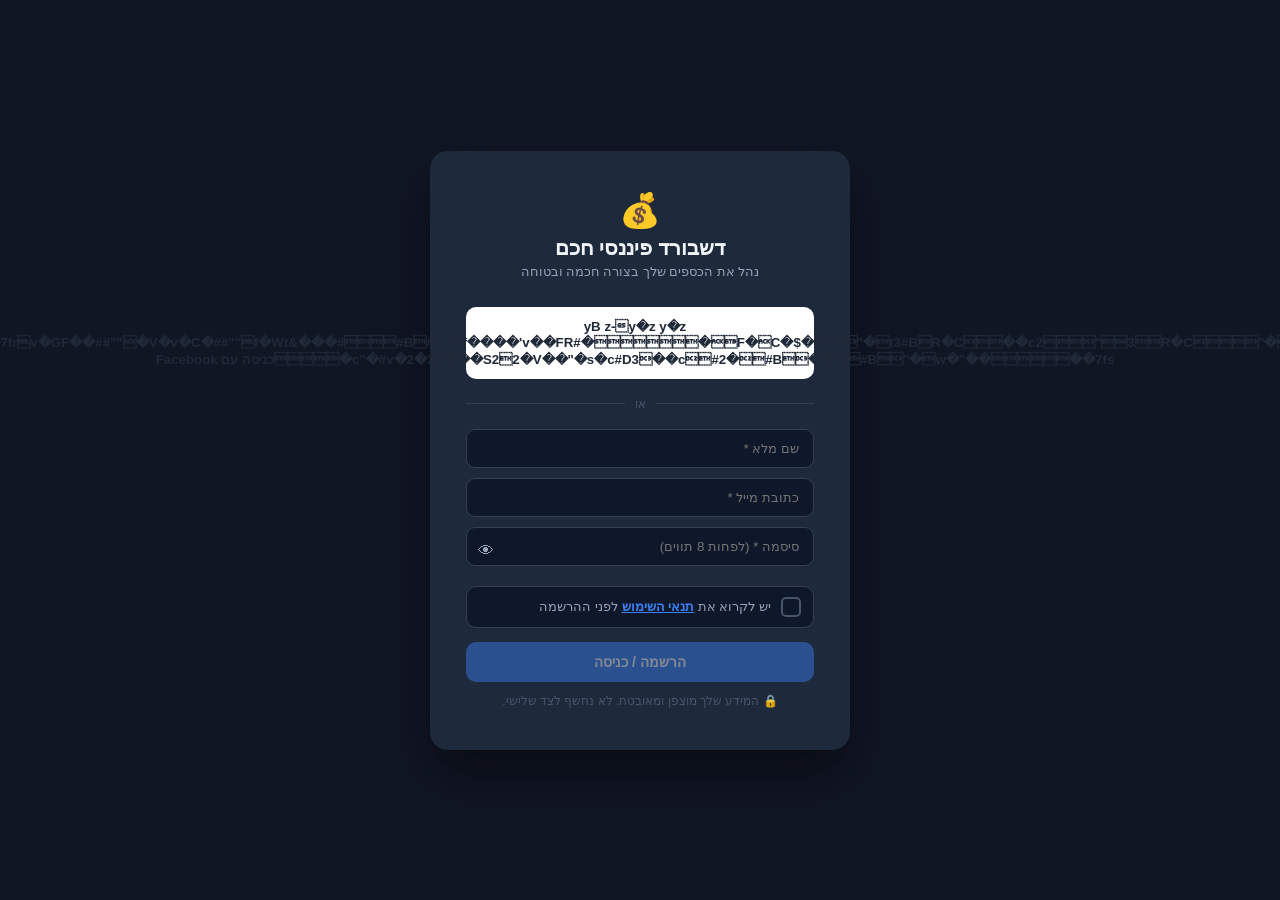
<file: fintrack-project/index.html>
<!DOCTYPE html>
<html lang="he" dir="rtl">
<head>
<meta charset="UTF-8">
<meta name="viewport" content="width=device-width, initial-scale=1.0">
<title>דשבורד פיננסי — ישי עוזרי</title>

<link rel="stylesheet" href="styles.css">
</head>
<body>

<!-- ========== AUTH SCREEN ========== -->
<div id="authScreen" style="display:none;">
  <!-- Email verification overlay (shown after registration) -->
  <div id="emailVerifyStep" style="display:none;position:absolute;inset:0;z-index:10;background:rgba(10,15,30,0.98);align-items:center;justify-content:center;">
    <div class="auth-card" style="text-align:center;">
      <div style="font-size:3em;margin-bottom:12px;">📧</div>
      <h2 class="auth-title" style="font-size:1.3em;">אמת את כתובת המייל שלך</h2>
      <p style="color:#94a3b8;font-size:14px;margin:0 0 20px;line-height:1.6;">
        שלחנו קישור אימות לכתובת<br>
        <strong id="verifyEmailDisplay" style="color:#60a5fa;"></strong>
      </p>
      <div style="background:#0f172a;border-radius:12px;padding:20px;margin-bottom:20px;border:1px solid #334155;">
        <p style="color:#94a3b8;font-size:13px;margin:0 0 12px;">הזן את הקוד שקיבלת במייל:</p>
        <input id="verifyCodeInput" type="text" maxlength="6" placeholder="000000"
          style="width:160px;text-align:center;font-size:2em;letter-spacing:12px;border:2px solid #3b82f6;border-radius:10px;padding:12px;background:#1e293b;color:white;font-weight:700;"
          oninput="checkVerifyCode()" />
        <p style="color:#f59e0b;font-size:12px;margin:10px 0 0;">לצורך הדגמה: הזן 123456</p>
      </div>
      <button onclick="skipVerifyForNow()" style="background:none;border:none;color:#64748b;font-size:13px;cursor:pointer;text-decoration:underline;">דלג — אאמת מאוחר יותר</button>
    </div>
  </div>

  <div class="auth-card">
    <div class="auth-logo">💰</div>
    <h2 class="auth-title">דשבורד פיננסי חכם</h2>
    <p class="auth-subtitle">נהל את הכספים שלך בצורה חכמה ובטוחה</p>

    <!-- Google -->
    <button class="auth-social-btn auth-google-btn" onclick="authWithGoogle()">
      <svg width="20" height="20" viewBox="0 0 48 48">
        <path fill="#EA4335" d="M24 9.5c3.5 0 6.6 1.2 9 3.2l6.7-6.7C35.7 2.3 30.2 0 24 0 14.7 0 6.8 5.4 3 13.3l7.8 6C12.6 13.3 17.9 9.5 24 9.5z"/>
        <path fill="#4285F4" d="M46.5 24.5c0-1.6-.1-3.1-.4-4.5H24v8.5h12.7c-.6 3-2.3 5.5-4.8 7.2l7.5 5.8c4.4-4.1 7.1-10.1 7.1-17z"/>
        <path fill="#FBBC05" d="M10.8 28.7A14.6 14.6 0 0 1 9.5 24c0-1.6.3-3.2.8-4.7l-7.8-6A24 24 0 0 0 0 24c0 3.9.9 7.5 2.5 10.7l8.3-6z"/>
        <path fill="#34A853" d="M24 48c6.2 0 11.4-2 15.2-5.5l-7.5-5.8c-2 1.4-4.6 2.2-7.7 2.2-6.1 0-11.3-4-13.1-9.5l-8.3 6C6.8 42.6 14.7 48 24 48z"/>
      </svg>
      y�zy�zyBz-y�v��v�P���'WGF��ࠢ���f6V&�������'WGF��6�73�&WF��6�6���'F�WF��f6V&����'F�"��6Ɩ6��&WF�v�F�f6V&�����#��7frv�GF��##""�V�v�C�##""f�Wt&���##B#B"f����'v��FR#��F�C�$�#B"�t3#BR�C��c2"3R�C"�t3��B�3�#2��2#Gbӂ�CD�r��b�2�C��2�Ec�C3�2�"��B�rB�SB�B�r�3"�c��#B"�c��#Gc"�v���S2��C���R�2��Rデc"�#v�2�3&���S22�V��"�s�c#D3��c#2�#B��#B"�w�"����7fs� כניסה עם Facebook
    </button>

    <div class="auth-divider">או</div>

    <!-- Email/password form - all fields visible upfront -->
    <input id="authNameInput" class="auth-input" type="text" placeholder="שם מלא *" autocomplete="name" />
    <input id="authEmailInput" class="auth-input" type="email" placeholder="כתובת מייל *" autocomplete="email" />
    <div style="position:relative;">
      <input id="authPassInput" class="auth-input" type="password" placeholder="סיסמה * (לפחות 8 תווים)"
        autocomplete="new-password" oninput="updatePasswordStrength()" style="padding-left:45px;" />
      <button onclick="togglePassVisibility()" type="button"
        style="position:absolute;left:12px;top:50%;transform:translateY(-50%);background:none;border:none;color:#94a3b8;cursor:pointer;font-size:16px;padding:0;" id="passToggleBtn">👁</button>
    </div>
    <!-- Password strength meter -->
    <div id="passStrengthWrap" style="display:none;margin:-8px 0 8px;">
      <div style="height:4px;background:#1e293b;border-radius:2px;overflow:hidden;margin-bottom:4px;">
        <div id="passStrengthBar" style="height:100%;width:0%;transition:width .3s,background .3s;border-radius:2px;"></div>
      </div>
      <span id="passStrengthLabel" style="font-size:11px;"></span>
    </div>

    <!-- Terms: read-only checkbox, only checkable by reading terms -->
    <div id="authTermsRow" style="display:flex;align-items:center;gap:10px;margin:10px 0;text-align:right;font-size:13px;color:#94a3b8;direction:rtl;background:#0f172a;border-radius:10px;padding:10px 12px;border:1px solid #334155;">
      <div id="authTermsCheckVisual" style="width:20px;height:20px;border-radius:5px;border:2px solid #475569;flex-shrink:0;display:flex;align-items:center;justify-content:center;transition:all .2s;">
      </div>
      <span>
        יש לקרוא את
        <button type="button" onclick="openTermsModal()" style="background:none;border:none;color:#3b82f6;cursor:pointer;padding:0;font-size:13px;font-weight:700;text-decoration:underline;">תנאי השימוש</button>
        לפני ההרשמה
        <span id="termsReadBadge" style="display:none;color:#22c55e;font-size:11px;margin-right:6px;">✓ נקרא</span>
      </span>
    </div>

    <button id="authMainBtn" class="auth-main-btn" onclick="authWithEmail()" disabled
      style="opacity:0.45;cursor:not-allowed;">
      הרשמה / כניסה
    </button>
    <p class="auth-privacy" style="margin-top:10px;font-size:12px;">
      <span>🔒</span> המידע שלך מוצפן ומאובטח. לא נחשף לצד שלישי.
    </p>
  </div>
</div>
<!-- ========== OAUTH SIMULATION OVERLAY ========== -->
<div id="oauthSimOverlay" style="display:none;">
  <div class="oauth-sim-card">
    <div style="font-size:1.8em;margin-bottom:8px;" id="oauthSimIcon">🔐</div>
    <div class="oauth-sim-title" id="oauthSimTitle">כניסה</div>
    <div class="oauth-sim-subtitle" id="oauthSimSubtitle">הזן שם ומייל</div>
    <input type="hidden" id="oauthSimProvider" value="" />
    <input id="oauthSimName" class="auth-input" type="text" placeholder="שם מלא" style="margin-top:8px;" />
    <input id="oauthSimEmail" class="auth-input" type="email" placeholder="כתובת מייל (אופציונלי)" />
    <button class="auth-main-btn" onclick="completeOAuthSim()" style="margin-top:8px;">המשך</button>
    <button onclick="document.getElementById('oauthSimOverlay').style.display='none'"
      style="background:none;border:none;color:#94a3b8;cursor:pointer;margin-top:10px;font-size:0.9em;">ביטול</button>
    <p style="color:#475569;font-size:0.75em;margin-top:14px;line-height:1.5;">
      בפריסת המוצר יהיה OAuth אמתי עם גוגל / פייסבוק.
      לעת עתה פרוטוטייפ משתמש בסימולציה מקומית.
    </p>
  </div>
</div>

<!-- ========== FOLDER ONBOARDING STEP ========== -->
<div id="folderStepOverlay" style="display:none;">
  <div class="folder-step-card" style="max-width:520px;text-align:right;">
    <div style="text-align:center;margin-bottom:16px;">
      <div class="folder-step-icon">📂</div>
      <h2 class="folder-step-title">הגדרת תיקיית קבצים</h2>
      <p style="color:#94a3b8;font-size:14px;margin:0;">שלב 3 מתוך 3</p>
    </div>

    <!-- What files to download -->
    <div style="background:#0f172a;border-radius:12px;padding:16px;margin-bottom:18px;border:1px solid #334155;">
      <div style="font-weight:700;color:#e2e8f0;margin-bottom:10px;font-size:14px;">📥 מה להוריד לתיקייה?</div>
      <div style="display:flex;flex-direction:column;gap:10px;">
        <div style="display:flex;gap:10px;align-items:flex-start;">
          <span style="font-size:18px;flex-shrink:0;">🏦</span>
          <div>
            <div style="font-weight:700;color:#93c5fd;font-size:13px;">דפי חשבון בנק</div>
            <div style="color:#94a3b8;font-size:12px;line-height:1.5;">
              הורד מאתר הבנק את פירוט התנועות מהתאריך שממנו תרצה שהמערכת תתחיל לנתח.<br>
              <strong style="color:#fbbf24;">מומלץ: 12 חודשים אחורה לפחות</strong>
            </div>
          </div>
        </div>
        <div style="height:1px;background:#334155;"></div>
        <div style="display:flex;gap:10px;align-items:flex-start;">
          <span style="font-size:18px;flex-shrink:0;">💳</span>
          <div>
            <div style="font-weight:700;color:#93c5fd;font-size:13px;">פירוט כרטיסי אשראי</div>
            <div style="color:#94a3b8;font-size:12px;line-height:1.5;">
              הורד פירוט עסקאות לכל כרטיס אשראי המחויב בחשבון (ויזה, מסטרכארד, אמריקן אקספרס).<br>
              <strong style="color:#f87171;">ללא פירוט הכרטיסים — ניתוח ההוצאות יהיה חלקי בלבד!</strong>
            </div>
          </div>
        </div>
        <div style="height:1px;background:#334155;"></div>
        <div style="display:flex;gap:10px;align-items:flex-start;">
          <span style="font-size:18px;flex-shrink:0;">📄</span>
          <div>
            <div style="font-weight:700;color:#93c5fd;font-size:13px;">קבצים נוספים (אופציונלי)</div>
            <div style="color:#94a3b8;font-size:12px;">תלושי משכורת, דפי משכנתא, דוחות פנסיה</div>
          </div>
        </div>
      </div>
    </div>

    <div id="folderCurrentPath" style="display:none;" class="folder-path-badge"></div>

    <button class="auth-main-btn" onclick="triggerFolderPick()"
      style="background:#059669;margin-bottom:10px;width:100%;">📁 בחר תיקייה</button>
    <button onclick="skipFolderStep()"
      style="background:none;border:none;color:#64748b;cursor:pointer;font-size:0.9em;text-decoration:underline;width:100%;padding:4px;">
      דלג — אגדיר מאוחר יותר
    </button>
    <p style="color:#475569;font-size:0.75em;margin-top:12px;text-align:center;line-height:1.5;">
      ניתן לשנות את התיקייה בכל עת דרך הגדרות
    </p>
  </div>
</div>


<!-- MAIN APP — hidden until auth -->
<div id="mainApp" style="display:none;">

<!-- HEADER -->
<div class="header">
  <div>
    <h1>📊 דשבורד פיננסי <span id="headerUserName" style="color:#93c5fd;font-weight:900;"></span></h1>
    <p>מעקב הכנסות והוצאות חודשי · ינואר – מרץ 2026 · 9 כרטיסי אשראי · 2 חשבונות בנק</p>
  </div>
  <div style="display:flex;align-items:center;gap:10px;">
    <div class="header-badge">עודכן: מרץ 2026</div>
    <button onclick="openProfileModal()" style="background:rgba(255,255,255,0.15);color:white;border:1px solid rgba(255,255,255,0.3);border-radius:8px;padding:6px 14px;font-size:13px;font-weight:700;cursor:pointer;">✏️ ערוך פרופיל</button>
  </div>
</div>

<!-- USER INFO BAR -->
<div id="userInfoBar" style="background:#1e293b;padding:7px 20px;display:flex;align-items:center;gap:14px;flex-wrap:wrap;border-bottom:2px solid #334155;">
  <div style="display:flex;align-items:center;gap:7px;color:#e2e8f0;font-size:13px;font-weight:700;">
    <span>👤</span><span id="uib-name-text" style="color:#f87171;">לא הוגדר משתמש</span>
  </div>
  <div style="width:1px;height:16px;background:#334155;"></div>
  <div style="display:flex;align-items:center;gap:6px;font-size:12px;color:#94a3b8;">
    <span>📂</span>
    <span id="uib-folder-text" style="color:#f87171;">תיקייה לא הוגדרה</span>
    <button onclick="switchTab('management');setTimeout(()=>document.getElementById('settings-folder-path')?.focus(),200)" style="background:#334155;color:#93c5fd;border:none;border-radius:5px;padding:2px 8px;font-size:11px;cursor:pointer;">הגדר</button>
  </div>
  <div style="margin-right:auto;display:flex;gap:8px;align-items:center;">
    <button id="resetProfileBtn" onclick="resetProfileStep()" style="background:transparent;color:#f87171;border:1px solid #f87171;border-radius:6px;padding:3px 10px;font-size:11px;cursor:pointer;font-weight:600;">🔄 איפוס פרופיל</button>
  </div>
</div>

<!-- income panel + savings bar removed -->

<div class="container">

<!-- ALERT BANNER (needs review) -->
<div class="alert-banner" id="alertBanner" style="display:none;">
  <div class="ab-icon">⚠️</div>
  <div>
    <strong>נדרשת בדיקה:</strong>
    <span id="alertCount" class="alert-count">0</span>
    פריטים זוהו כחריגים — קפיצות מחיר, חיובים לא ברורים וחיובים חדשים
  </div>
  <button class="btn btn-primary" onclick="switchTab('disputes')" style="margin-right:auto;">🔍 עבור לבדיקה</button>
</div>

<!-- FILTER BAR -->
<div class="filter-bar">
  <label>🗓 חודש:</label>
  <select id="filterMonth" onchange="applyFilters()">
    <option value="all">כל החודשים</option>
    <option value="ינואר 2026">ינואר 2026</option>
    <option value="פברואר 2026">פברואר 2026</option>
    <option value="מרץ 2026">מרץ 2026</option>
  </select>
  <label>💳 מקור:</label>
  <select id="filterCard" onchange="applyFilters()">
    <option value="all">כל המקורות</option>
    <optgroup label="── כרטיסי ישי ──">
    <option value="*0328">דיסקונט *0328</option>
    <option value="*2621">דיסקונט *2621</option>
    <option value="*7959">מסטרקארד *7959</option>
    </optgroup>
    <optgroup label="── כרטיסי שלומית ──">
    <option value="*2039">מסטרקארד קורפוריט *2039</option>
    <option value="*5232">מסטרקארד גולד *5232</option>
    <option value="*9781">לאומי ביזנס *9781</option>
    </optgroup>
    <optgroup label="── בנקים ──">
    <option value="בנק פיבי">בנק הבינלאומי פיבי</option>
    <option value="בנק לאומי">בנק לאומי</option>
    </optgroup>
  </select>
  <label>🔍 הצג:</label>
  <select id="filterType" onchange="applyFilters()">
    <option value="regular">הוצאות שוטפות</option>
    <option value="assets">נכסים / השקעות</option>
    <option value="all">הכל (כולל פנימי)</option>
  </select>
  <label>🏷 קטגוריה:</label>
  <select id="filterCat" onchange="applyFilters()">
    <option value="all">כל הקטגוריות</option>
  </select>
  <label>⚡ סוג:</label>
  <select id="filterChargeType" onchange="applyFilters()">
    <option value="all">כל הסוגים</option>
    <option value="קבוע">🔄 קבוע</option>
    <option value="חד פעמי">⚡ חד פעמי</option>
    <option value="משתנה">📊 משתנה</option>
  </select>
  <label>🗂️ פרוייקט:</label>
  <select id="filterProject" onchange="applyFilters()">
    <option value="all">כל הפרוייקטים</option>
    <option value="assigned">עם שיוך בלבד</option>
    <option value="unassigned">ללא שיוך</option>
  </select>
  <button class="btn btn-primary" onclick="resetFilters()">🔄 איפוס פילטרים</button>
  <button class="btn" style="background:#fee2e2;color:#991b1b;border:1px solid #fca5a5;font-size:12px;" onclick="confirmSystemReset()">🗑️ איפוס מערכת</button>
  <button class="btn-export" onclick="exportCSV()">📥 ייצוא CSV</button>
  <button class="btn-export" onclick="exportJSON()" style="margin-right:4px;">📋 ייצוא JSON</button>
</div>

<!-- TABS -->
<div class="tabs-wrap">
  <div class="tabs-grouped">
    <div class="tab-group">
      <div class="tab-group-label">📊 נתונים</div>
      <div class="tab-group-row">
        <div class="tab" onclick="switchTab('statement')">📄 דף חשבון</div>
        <div class="tab active" onclick="switchTab('transactions')">📋 עסקאות</div>
        <div class="tab" onclick="switchTab('insurance')">🛡️ ביטוח <span class="tab-badge" id="insuranceBadge" style="display:none;background:#f59e0b;">!</span></div>
        <div class="tab" onclick="switchTab('management')">🗂️ ניהול</div>
        <div class="tab" id="disputeTab" onclick="switchTab('disputes')">⚠️ חריגים <span class="tab-badge" id="disputeBadge" style="display:none;background:#ef4444;">0</span></div>
      </div>
    </div>
    <div class="tab-group-divider"></div>
    <div class="tab-group">
      <div class="tab-group-label">💡 תובנות</div>
      <div class="tab-group-row">
        <div class="tab active" onclick="switchTab('overview')">🏠 סקירה</div>
        <div class="tab" onclick="switchTab('savings')">💰 מאזן</div>
        <div class="tab" onclick="switchTab('categories')">🏷 קטגוריות</div>
        <div class="tab" onclick="switchTab('merchants')">🏪 בתי עסק</div>
        <div class="tab" onclick="switchTab('recommendations')">💡 המלצות</div>
        <div class="tab" onclick="switchTab('insurance')">🛡️ ביטוח <span class="tab-badge" id="insuranceBadge" style="display:none;background:#f59e0b;">!</span></div>
        <div class="tab" onclick="switchTab('mortgage')">🏠 משכנתא</div>
        <div class="tab" onclick="switchTab('investments')">📈 השקעות</div>
      </div>
    </div>
    <div class="tab-group-divider"></div>
    <div class="tab-group">
      <div class="tab-group-label">🗂️ ניהול</div>
      <div class="tab-group-row">
        <div class="tab" onclick="switchTab('management')">🗂️ ניהול</div>
        <div class="tab" onclick="openProfileModal()" id="profileTab">👤 פרופיל</div>
      </div>
    </div>
  </div>


<!-- ══ WORKFLOW PROGRESS BAR ══ -->
<div id="wfBar" class="wf-bar"></div>
<div id="wfHint" class="wf-hint" style="display:none;">
  <span id="wfHintIcon">💡</span>
  <span id="wfHintText"></span>
  <button class="wf-hint-close" onclick="_wfDismissHint()" title="סגור">✕</button>
</div>

  <!-- ══════════ OVERVIEW ══════════ -->
  <div id="tab-overview" class="tab-content">
    <div id="benchmarkAlertsPanel"></div>
    <div class="kpi-grid" id="kpiGrid"></div>
    <div class="grid-2">
      <div class="card">
        <h3>📅 הוצאות לפי חודש</h3>
        <div class="chart-wrap"><canvas id="monthChart"></canvas></div>
      </div>
      <div class="card">
        <h3>💳 פיזור לפי כרטיס</h3>
        <div class="chart-wrap"><canvas id="cardChart"></canvas></div>
      </div>
    </div>
    <div class="grid-2">
      <div class="card">
        <h3>🥧 פיזור קטגוריות</h3>
        <div class="chart-wrap"><canvas id="catPieChart"></canvas></div>
      </div>
      <div class="card">
        <h3>📊 השוואה חודשית</h3>
        <div id="monthCatCompare"></div>
      </div>
    </div>

    <div class="grid-2" style="margin-bottom:18px;">
      <div class="card">
        <h3>⚡ פיזור לפי סוג חיוב</h3>
        <div id="chargeTypeBreakdown" style="padding-top:6px;"></div>
      </div>
      <div class="card">
        <h3>📊 חיובים קבועים לפי חודש</h3>
        <div class="chart-wrap"><canvas id="fixedVarChart"></canvas></div>
      </div>
    </div>
    <!-- Fees Summary Panel -->
    <div id="feesSummaryPanel"></div>
  </div>

  <!-- ══════════ SAVINGS ══════════ -->
  <div id="tab-savings" class="tab-content">
    <div id="cashFlowCalendar" style="margin-bottom:14px;"></div>
    <div id="statementBalancesWidget" style="margin-bottom:14px;"></div>
    <div id="savingsContent"></div>
  </div>

  <!-- ══════════ CATEGORIES ══════════ -->
  <div id="tab-categories" class="tab-content">
    <!-- TRENDS TABLE -->
    <div class="card" style="margin-bottom:18px;">
      <h3>📈 מגמות הוצאה לפי קטגוריה וחודש</h3>
      <div class="scroll-x">
        <table class="trend-tbl" id="trendTable"></table>
      </div>
    </div>
    <div class="grid-2">
      <div class="card">
        <h3>📊 הוצאות לפי קטגוריה</h3>
        <div class="chart-wrap-lg"><canvas id="catBarChart"></canvas></div>
      </div>
      <div class="card">
        <h3>📋 פירוט קטגוריות</h3>
        <div class="cat-list" id="catList"></div>
      </div>
    </div>
    <div class="card">
      <h3>📅 הוצאה לפי קטגוריה וחודש</h3>
      <div class="chart-wrap-lg"><canvas id="catMonthBarChart"></canvas></div>
    </div>
  </div>

  <!-- ══════════ MERCHANTS ══════════ -->
  <div id="tab-merchants" class="tab-content">
    <div class="grid-2">
      <div class="card">
        <h3>🏆 Top 10 — לפי סכום</h3>
        <div class="chart-wrap-lg"><canvas id="topMerchChart"></canvas></div>
      </div>
      <div class="card">
        <h3>🔁 רכישות חוזרות</h3>
        <div class="scroll-x"><table class="tbl" id="recurTable"></table></div>
      </div>
    </div>
    <div class="card">
      <h3>📋 כל בתי העסק</h3>
      <div class="search-row">
        <input type="text" id="merchantSearch" placeholder="🔍 חיפוש..." oninput="renderMerchantTable()">
      </div>
      <div class="scroll-x"><table class="tbl" id="merchantTable"></table></div>
    </div>
  </div>

  <!-- ══════════ TRANSACTIONS ══════════ -->
  <div id="tab-transactions" class="tab-content">
  <div id="undetailed-cc-banner" style="display:none;background:#fff7ed;border:1.5px solid #fcd34d;border-radius:10px;padding:12px 16px;margin-bottom:14px;font-size:13px;">
    <div style="display:flex;align-items:flex-start;gap:10px;">
      <span style="font-size:20px;flex-shrink:0;">📂</span>
      <div>
        <div style="font-weight:700;margin-bottom:4px;">יש כרטיסי אשראי ללא פירוט עסקאות</div>
        <div id="undetailed-cc-list" style="color:#92400e;"></div>
        <div style="margin-top:8px;">
          <button onclick="switchTab('disputes')" style="background:#f59e0b;color:white;border:none;border-radius:6px;padding:5px 12px;font-size:12px;font-weight:700;cursor:pointer;">⚠️ עבור לטיפול בחריגים</button>
        </div>
      </div>
    </div>
  </div>
    <div class="card">
      <!-- Data summary bar -->
      <div id="txSummaryBar" style="display:flex;gap:12px;flex-wrap:wrap;margin-bottom:14px;padding:12px 14px;background:linear-gradient(135deg,#0f172a,#1e293b);border-radius:12px;border:1px solid #334155;align-items:center;">
        <div style="flex:1;min-width:140px;">
          <div style="font-size:11px;color:#64748b;margin-bottom:2px;">סה"כ הוצאות מסוננות</div>
          <div id="txSumTotal" style="font-size:1.3em;font-weight:800;color:#f87171;">—</div>
        </div>
        <div style="width:1px;background:#334155;align-self:stretch;"></div>
        <div style="flex:1;min-width:100px;">
          <div style="font-size:11px;color:#64748b;margin-bottom:2px;">מספר עסקאות</div>
          <div id="txSumCount" style="font-size:1.1em;font-weight:700;color:#e2e8f0;">—</div>
        </div>
        <div style="width:1px;background:#334155;align-self:stretch;"></div>
        <div style="flex:1;min-width:120px;">
          <div style="font-size:11px;color:#64748b;margin-bottom:2px;">ממוצע לעסקה</div>
          <div id="txSumAvg" style="font-size:1.1em;font-weight:700;color:#e2e8f0;">—</div>
        </div>
        <div style="width:1px;background:#334155;align-self:stretch;"></div>
        <div style="flex:1;min-width:130px;">
          <div style="font-size:11px;color:#64748b;margin-bottom:2px;">טווח תאריכים</div>
          <div id="txSumRange" style="font-size:12px;font-weight:600;color:#93c5fd;">—</div>
        </div>
      </div>
      <h3 style="margin-top:0;">📋 פירוט עסקאות <span id="txCount" style="font-size:12px;color:var(--gray-500);font-weight:400;"></span></h3>
      <div class="search-row" style="flex-wrap:wrap;gap:8px;">
        <input type="text" id="txSearch" placeholder="🔍 חיפוש שם עסק, קטגוריה..." oninput="txPage=1;renderTxTable()" style="flex:1;min-width:180px;">
        <select id="txApprovalFilter" onchange="_txApprovalFilter=this.value;txPage=1;renderTxTable()" title="סינון לפי סטטוס אישור" style="border:1px solid #d1d5db;border-radius:8px;padding:6px 10px;font-size:13px;cursor:pointer;">
          <option value="all">כל הסטטוסים</option>
          <option value="pending">⏳ ממתין לאישור</option>
          <option value="approved">✓ מאושר</option>
        </select>
        <select id="txSortField" onchange="renderTxTable()">
          <option value="date">מיון: תאריך</option>
          <option value="amount">מיון: סכום</option>
          <option value="name">מיון: שם עסק</option>
        </select>
        <select id="txSortDir" onchange="renderTxTable()">
          <option value="desc">יורד</option>
          <option value="asc">עולה</option>
        </select>
        <button id="warnFilterBtn" onclick="toggleWarnFilter()"
          style="background:#fff7ed;color:#92400e;border:1px solid #fcd34d;border-radius:8px;padding:6px 12px;font-size:12px;font-weight:700;cursor:pointer;"
          title="הצג עסקאות חריגות בלבד">⚠️ חריגות <span id="warnCount" style="background:#f59e0b;color:#fff;border-radius:8px;padding:1px 6px;font-size:11px;margin-right:4px;">0</span></button>
      </div>
      <!-- Bulk action bar — visible when rows are selected -->
      <div id="txBulkBar" style="display:none;align-items:center;gap:10px;padding:8px 12px;background:#eff6ff;border:1px solid #bfdbfe;border-radius:8px;margin-top:8px;flex-wrap:wrap;">
        <span id="txBulkCount" style="font-size:13px;font-weight:700;color:#1e40af;">0 עסקאות נבחרו</span>
        <button onclick="bulkApprove()" style="background:#10b981;color:white;border:none;border-radius:7px;padding:6px 14px;font-size:12px;font-weight:700;cursor:pointer;">✓ אשר נבחרים</button>
        <button onclick="bulkUnapprove()" style="background:#6b7280;color:white;border:none;border-radius:7px;padding:6px 14px;font-size:12px;font-weight:700;cursor:pointer;">↩ בטל אישור</button>
        <button onclick="bulkEscalate()" style="background:#f59e0b;color:white;border:none;border-radius:7px;padding:6px 14px;font-size:12px;font-weight:700;cursor:pointer;">⚠️ שלח לחריגים</button>
        <button onclick="clearTxSelection()" style="background:white;color:#6b7280;border:1px solid #d1d5db;border-radius:7px;padding:6px 12px;font-size:12px;cursor:pointer;">✕ ביטול בחירה</button>
      </div>
      <div class="scroll-x"><table class="tbl" id="txTable"></table></div>
      <div class="pagination" id="txPagination"></div>
    </div>
  </div>



  <!-- ══════════ DISPUTES ══════════ -->
  <div id="tab-insurance" class="tab-content">
    <div id="insuranceContent"></div>
  </div>
  <div id="tab-statement" class="tab-content">
    <div id="statementContent"></div>
  </div>
  <div id="tab-mortgage" class="tab-content"><div id="mortgageContent"></div></div>
  <div id="tab-investments" class="tab-content"><div id="investmentsContent"></div></div>

  <div id="tab-management" class="tab-content">
    <div id="managementContent"></div>

  <!-- ADVISOR SECTION -->
  <div id="advisorSection" style="margin-top:20px;">
    <!-- rendered by renderAdvisorSection() -->
  </div>
  </div>
  <div id="tab-disputes" class="tab-content">
    <div id="disputeContent"></div>
  </div>

  <!-- ══════════ RECOMMENDATIONS ══════════ -->
  <div id="tab-recommendations" class="tab-content">
    <div class="card" style="margin-bottom:18px;">
      <h3>💡 המלצות פיננסיות אישיות</h3>
      <div class="rec-grid" id="recGrid"></div>
    </div>
    <div class="card">
      <h3>🎯 תובנות ופעולות מומלצות</h3>
      <div id="insightsList"></div>
    </div>
  </div>

</div><!-- /tabs-wrap -->
</div><!-- /container -->



<!-- BULK EDIT TOAST -->
<div id="bulkToast" class="bulk-toast hidden">
  <div id="bulkToastMsg" style="flex:1;"></div>
  <button class="btn-bulk-yes" id="bulkYesBtn" onclick="confirmBulkEdit()">✅ עדכן הכל</button>
  <button class="btn-bulk-no" onclick="dismissBulkToast()">✖ לא</button>
</div>

<!-- ══ DRILL-DOWN MODAL ══ -->
<div id="drillDownModal" class="modal-overlay hidden" onclick="if(event.target===this)closeDrillDown()">
  <div class="modal-box">
    <div class="modal-header">
      <div class="modal-title" id="ddTitle">פירוט</div>
      <button class="modal-close" onclick="closeDrillDown()">✕</button>
    </div>
    <div class="modal-body" id="ddBody"></div>
    <div class="modal-footer">
      <span id="ddSummary"></span>
      <button class="btn btn-gray" onclick="closeDrillDown()">סגור</button>
    </div>
  </div>
</div>

<div class="footer">
  מקורות: דיסקונט *0328, *2621 | מסטרקארד *7959 | קורפוריט *2039 | גולד *5232 | לאומי ביזנס *9781 | בנק לאומי 855-04876353 | בנק פיבי · ינואר–מרץ 2026<br>
  הנתונים לצרכי מעקב אישי בלבד
</div>




<!-- PROFILE MODAL -->
<div id="profileModal" class="modal-overlay hidden" onclick="if(event.target===this)closeProfileModal()">
  <div class="modal-panel" style="max-width:640px;width:96%;border-radius:16px;overflow:hidden;direction:rtl;max-height:92vh;display:flex;flex-direction:column;">
    <div class="modal-header" style="display:flex;align-items:center;justify-content:space-between;padding:16px 20px;background:linear-gradient(135deg,#1a56db,#3b82f6);color:white;">
      <div style="font-size:20px;font-weight:900;" id="profileModalTitle">👤 פרופיל אישי</div>
      <button onclick="closeProfileModal()" style="background:rgba(255,255,255,0.2);color:white;border:none;border-radius:8px;padding:6px 12px;font-size:18px;cursor:pointer;line-height:1;">✕</button>
    </div>
    <div class="modal-body" style="padding:20px;overflow-y:auto;flex:1;" id="profileModalBody"></div>
    <div style="padding:14px 20px;background:#f8fafc;border-top:1px solid #e2e8f0;display:flex;justify-content:flex-start;gap:10px;">
      <button id="profileSaveBtn" onclick="saveProfile()" style="background:#1a56db;color:white;border:none;border-radius:8px;padding:10px 24px;font-size:15px;font-weight:700;cursor:pointer;">💾 שמור פרופיל</button>
      <button onclick="closeProfileModal()" style="background:#f1f5f9;color:#475569;border:1px solid #e2e8f0;border-radius:8px;padding:10px 16px;font-size:14px;cursor:pointer;">ביטול</button>
    </div>
  </div>
</div>



<!-- ========== TERMS OF SERVICE MODAL ========== -->
<div id="termsModal" style="display:none;position:fixed;inset:0;z-index:20000;background:rgba(0,0,0,0.75);align-items:center;justify-content:center;direction:rtl;">
  <div style="background:#1e293b;border-radius:16px;width:min(680px,95vw);max-height:85vh;display:flex;flex-direction:column;overflow:hidden;box-shadow:0 25px 60px rgba(0,0,0,0.6);">
    <div style="padding:20px 24px;border-bottom:1px solid #334155;display:flex;justify-content:space-between;align-items:center;">
      <h3 style="color:#f1f5f9;margin:0;font-size:1.15em;">📜 תנאי שימוש</h3>
      <button onclick="closeTermsModal()" style="background:none;border:none;color:#94a3b8;font-size:20px;cursor:pointer;line-height:1;">✕</button>
    </div>
    <div id="termsScrollBox" onscroll="checkTermsScroll()" style="flex:1;overflow-y:auto;padding:24px;color:#cbd5e1;font-size:14px;line-height:1.7;direction:rtl;max-height:50vh;">
      <div id="termsContent"></div>
    </div>
    <div style="padding:16px 24px;border-top:1px solid #334155;display:flex;justify-content:space-between;align-items:center;gap:12px;flex-wrap:wrap;">
      <span id="termsScrollHint" style="color:#f59e0b;font-size:13px;">&#11015; גלול עד לסוף התנאים לאישור</span>
      <button id="termsAcceptBtn" onclick="acceptTermsAndClose()" disabled
        style="background:#3b82f6;color:white;border:none;border-radius:10px;padding:10px 28px;font-size:14px;font-weight:700;cursor:not-allowed;opacity:0.45;white-space:nowrap;">
        קראתי ומסכים/ה
      </button>
    </div>
  </div>
</div>

<!-- ========== ONBOARDING PROFILE STEP ========== -->
<div id="onboardingProfileOverlay" style="display:none;position:fixed;inset:0;z-index:15000;background:rgba(0,0,0,0.8);align-items:center;justify-content:center;direction:rtl;">
  <div style="background:#1e293b;border-radius:16px;width:min(480px,95vw);padding:36px 32px;box-shadow:0 25px 60px rgba(0,0,0,0.6);text-align:center;">
    <div style="font-size:2.8em;margin-bottom:10px;">👤</div>
    <h2 style="color:#f1f5f9;margin:0 0 8px;font-size:1.4em;">כמעט סיימת!</h2>
    <p style="color:#94a3b8;margin:0 0 24px;font-size:14px;line-height:1.6;">
      הפרופיל האישי עוזר למערכת לבצע אופטימיזציה של ההמלצות עבורך.<br>
      <strong style="color:#60a5fa;">ניתן להשלים גם מאוחר יותר.</strong>
    </p>
    <div style="display:flex;justify-content:center;gap:8px;margin-bottom:28px;">
      <div style="width:36px;height:6px;border-radius:3px;background:#22c55e;"></div>
      <div style="width:36px;height:6px;border-radius:3px;background:#3b82f6;"></div>
      <div style="width:36px;height:6px;border-radius:3px;background:#334155;"></div>
    </div>
    <div style="display:flex;flex-direction:column;gap:10px;">
      <button onclick="goToProfileFromOnboarding()"
        style="background:linear-gradient(135deg,#3b82f6,#2563eb);color:white;border:none;border-radius:12px;padding:14px 20px;font-size:15px;font-weight:700;cursor:pointer;display:flex;align-items:center;justify-content:center;gap:10px;">
        <span>✏️</span> מלא את הפרופיל עכשיו
      </button>
      <button onclick="skipOnboardingProfile()"
        style="background:transparent;color:#93c5fd;border:1px solid #3b82f6;border-radius:12px;padding:12px 20px;font-size:14px;cursor:pointer;">
        דלג — אמלא מאוחר יותר
      </button>
    </div>
  </div>
</div>


</div><!-- /mainApp -->

<script src="data.js"></script>
<script src="app.js"></script>
<script src="auth.js"></script>
</body>
</html>
</file>
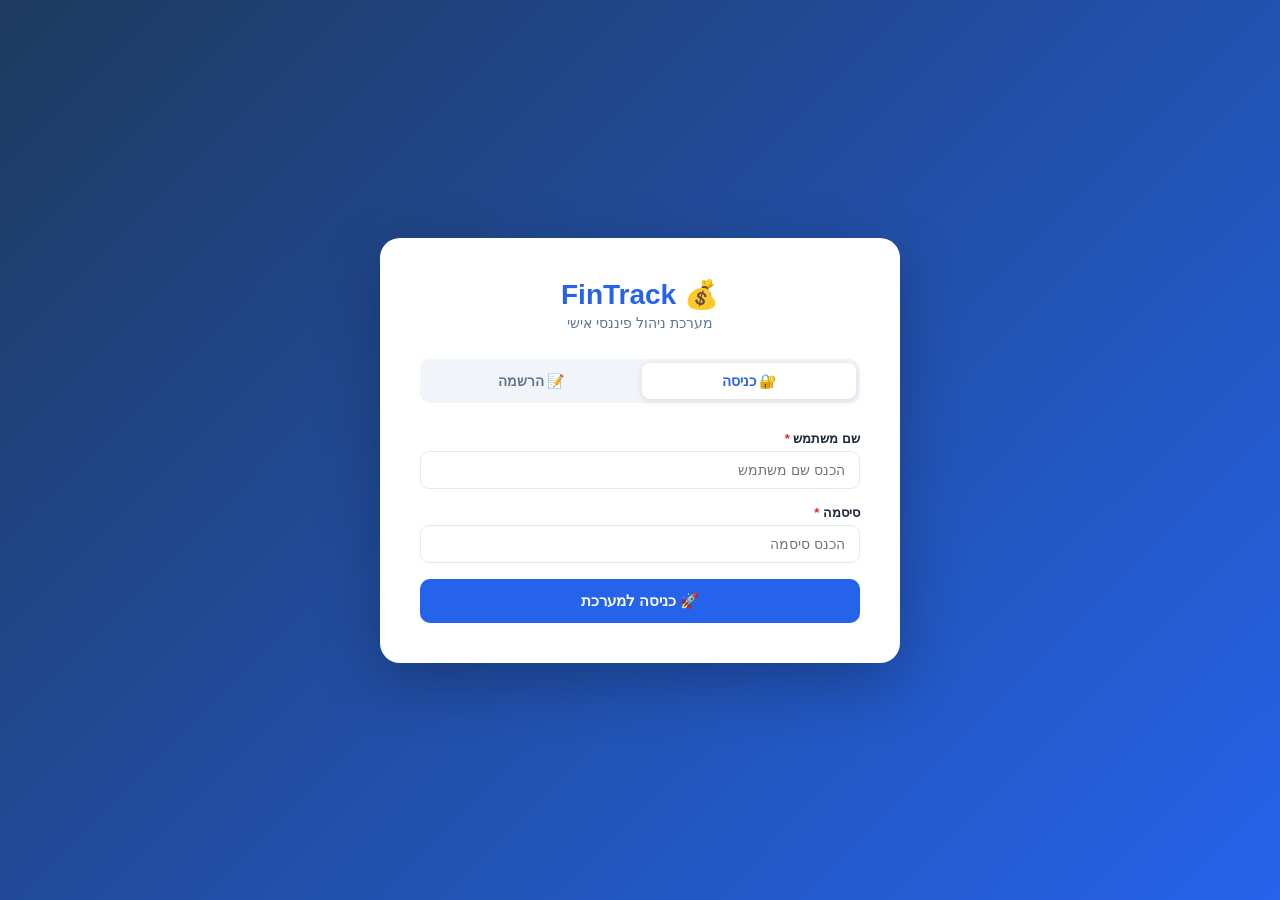
<file: frontend/index.html>
<!DOCTYPE html>
<html lang="he" dir="rtl">
<head>
<meta charset="UTF-8">
<meta name="viewport" content="width=device-width, initial-scale=1.0">
<title>FinTrack — כניסה למערכת</title>
<style>
  :root {
    --primary:#2563eb; --primary-dark:#1d4ed8;
    --success:#16a34a; --danger:#dc2626;
    --gray-50:#f8fafc; --gray-100:#f1f5f9; --gray-200:#e2e8f0;
    --gray-500:#64748b; --gray-800:#1e293b;
  }
  *{box-sizing:border-box;margin:0;padding:0;}
  body{font-family:'Segoe UI',Arial,sans-serif;background:linear-gradient(135deg,#1e3a5f 0%,#2563eb 100%);min-height:100vh;display:flex;align-items:center;justify-content:center;padding:20px;}
  .card{background:#fff;border-radius:20px;box-shadow:0 20px 60px rgba(0,0,0,.25);width:100%;max-width:520px;padding:40px;animation:slideUp .4s ease;}
  @keyframes slideUp{from{opacity:0;transform:translateY(20px)}to{opacity:1;transform:translateY(0)}}
  .logo{text-align:center;margin-bottom:28px;}
  .logo h1{font-size:28px;font-weight:800;color:var(--primary);}
  .logo p{font-size:14px;color:var(--gray-500);margin-top:4px;}
  .tabs{display:flex;background:var(--gray-100);border-radius:10px;padding:4px;margin-bottom:28px;gap:4px;}
  .tab-btn{flex:1;padding:10px;border:none;background:none;border-radius:8px;font-size:14px;font-weight:600;cursor:pointer;color:var(--gray-500);transition:all .2s;}
  .tab-btn.active{background:#fff;color:var(--primary);box-shadow:0 2px 8px rgba(0,0,0,.1);}
  .form-section{display:none;}
  .form-section.active{display:block;}
  .step{display:none;}
  .step.active{display:block;}
  .step-indicator{display:flex;align-items:center;margin-bottom:24px;gap:8px;}
  .step-dot{width:28px;height:28px;border-radius:50%;display:flex;align-items:center;justify-content:center;font-size:12px;font-weight:700;flex-shrink:0;}
  .step-dot.done{background:var(--success);color:#fff;}
  .step-dot.active{background:var(--primary);color:#fff;}
  .step-dot.pending{background:var(--gray-200);color:var(--gray-500);}
  .step-line{flex:1;height:2px;background:var(--gray-200);}
  .step-line.done{background:var(--success);}
  .step-title{font-size:18px;font-weight:700;color:var(--gray-800);margin-bottom:6px;}
  .step-sub{font-size:13px;color:var(--gray-500);margin-bottom:20px;}
  .field{margin-bottom:16px;}
  label{display:block;font-size:13px;font-weight:600;color:var(--gray-800);margin-bottom:5px;}
  label span.req{color:var(--danger);}
  input,select{width:100%;padding:10px 14px;border:1.5px solid var(--gray-200);border-radius:9px;font-size:14px;font-family:inherit;transition:border .15s;background:#fff;color:var(--gray-800);}
  input:focus,select:focus{outline:none;border-color:var(--primary);}
  input.err,select.err{border-color:var(--danger);}
  .field-row{display:grid;grid-template-columns:1fr 1fr;gap:12px;}
  .btn{width:100%;padding:13px;border:none;border-radius:10px;font-size:15px;font-weight:700;cursor:pointer;transition:all .2s;display:flex;align-items:center;justify-content:center;gap:8px;}
  .btn-primary{background:var(--primary);color:#fff;}
  .btn-primary:hover{background:var(--primary-dark);}
  .btn-secondary{background:var(--gray-100);color:var(--gray-800);}
  .btn-secondary:hover{background:var(--gray-200);}
  .btn:disabled{opacity:.6;cursor:not-allowed;}
  .btn-row{display:grid;grid-template-columns:1fr 1fr;gap:10px;margin-top:20px;}
  .alert{padding:12px 16px;border-radius:9px;font-size:13px;margin-bottom:16px;display:none;}
  .alert.err{background:#fef2f2;border:1px solid #fecaca;color:var(--danger);}
  .alert.ok{background:#f0fdf4;border:1px solid #86efac;color:var(--success);}
  .optional-badge{font-size:11px;background:var(--gray-100);color:var(--gray-500);border-radius:10px;padding:1px 7px;font-weight:500;margin-right:4px;}
  .progress-bar{height:4px;background:var(--gray-200);border-radius:4px;margin-bottom:24px;overflow:hidden;}
  .progress-fill{height:100%;background:var(--primary);border-radius:4px;transition:width .3s;}
  .info-box{background:#eff6ff;border:1px solid #bfdbfe;border-radius:10px;padding:14px;font-size:13px;color:#1d4ed8;margin-bottom:16px;line-height:1.7;}
  .info-box strong{display:block;margin-bottom:4px;}
  .spinner{width:18px;height:18px;border:2px solid rgba(255,255,255,.4);border-top-color:#fff;border-radius:50%;animation:spin .6s linear infinite;}
  @keyframes spin{to{transform:rotate(360deg)}}
</style>
</head>
<body>
<div class="card">
  <div class="logo">
    <h1>💰 FinTrack</h1>
    <p>מערכת ניהול פיננסי אישי</p>
  </div>

  <div class="tabs">
    <button class="tab-btn active" onclick="showTab('login')">🔐 כניסה</button>
    <button class="tab-btn"        onclick="showTab('register')">📝 הרשמה</button>
  </div>

  <!-- ═══════════════ LOGIN ═══════════════ -->
  <div id="loginSection" class="form-section active">
    <div id="loginAlert" class="alert err"></div>
    <div class="field">
      <label>שם משתמש <span class="req">*</span></label>
      <input id="loginUser" type="text" placeholder="הכנס שם משתמש" autocomplete="username">
    </div>
    <div class="field">
      <label>סיסמה <span class="req">*</span></label>
      <input id="loginPass" type="password" placeholder="הכנס סיסמה" autocomplete="current-password"
             onkeydown="if(event.key==='Enter')doLogin()">
    </div>
    <button class="btn btn-primary" onclick="doLogin()" id="loginBtn">🚀 כניסה למערכת</button>
  </div>

  <!-- ═══════════════ REGISTER (3 steps) ═══════════════ -->
  <div id="registerSection" class="form-section">
    <div class="progress-bar"><div class="progress-fill" id="regProgress" style="width:33%"></div></div>

    <!-- Step indicators -->
    <div class="step-indicator">
      <div class="step-dot active" id="dot1">1</div>
      <div class="step-line" id="line1"></div>
      <div class="step-dot pending" id="dot2">2</div>
      <div class="step-line" id="line2"></div>
      <div class="step-dot pending" id="dot3">3</div>
    </div>

    <div id="regAlert" class="alert err"></div>

    <!-- STEP 1 — credentials -->
    <div id="regStep1" class="step active">
      <div class="step-title">🔑 פרטי כניסה</div>
      <div class="step-sub">אלה הפרטים שתשתמש בהם להתחבר</div>
      <div class="field">
        <label>שם משתמש <span class="req">*</span></label>
        <input id="rUser" type="text" placeholder="לפחות 3 תווים, אנגלית בלבד" autocomplete="username">
      </div>
      <div class="field">
        <label>אימייל <span class="req">*</span></label>
        <input id="rEmail" type="email" placeholder="your@email.com" autocomplete="email">
      </div>
      <div class="field-row">
        <div class="field">
          <label>סיסמה <span class="req">*</span></label>
          <input id="rPass" type="password" placeholder="לפחות 8 תווים" autocomplete="new-password">
        </div>
        <div class="field">
          <label>אימות סיסמה <span class="req">*</span></label>
          <input id="rPass2" type="password" placeholder="חזור על הסיסמה" autocomplete="new-password">
        </div>
      </div>
      <button class="btn btn-primary" onclick="regNext(1)" style="margin-top:8px;">הבא ←</button>
    </div>

    <!-- STEP 2 — personal info -->
    <div id="regStep2" class="step">
      <div class="step-title">👤 פרטים אישיים</div>
      <div class="step-sub">מידע שעוזר לנו לתת לך המלצות מדויקות יותר</div>
      <div class="field-row">
        <div class="field">
          <label>שם מלא <span class="req">*</span></label>
          <input id="rName" type="text" placeholder="ישי כהן">
        </div>
        <div class="field">
          <label>טלפון <span class="optional-badge">אופציונלי</span></label>
          <input id="rPhone" type="tel" placeholder="050-0000000">
        </div>
      </div>
      <div class="field-row">
        <div class="field">
          <label>עיר מגורים</label>
          <input id="rCity" type="text" placeholder="תל אביב">
        </div>
        <div class="field">
          <label>סוג מגורים</label>
          <select id="rHousing">
            <option value="">בחר...</option>
            <option value="owned">בעלות</option>
            <option value="rented">שכירות</option>
            <option value="parents">אצל הורים</option>
            <option value="other">אחר</option>
          </select>
        </div>
      </div>
      <div class="field-row">
        <div class="field">
          <label>מצב משפחתי</label>
          <select id="rFamily">
            <option value="">בחר...</option>
            <option value="single">רווק/ה</option>
            <option value="married">נשוי/אה</option>
            <option value="divorced">גרוש/ה</option>
            <option value="widowed">אלמן/ה</option>
          </select>
        </div>
        <div class="field">
          <label>מספר ילדים</label>
          <select id="rChildren">
            <option value="0">0</option>
            <option value="1">1</option>
            <option value="2">2</option>
            <option value="3">3</option>
            <option value="4">4</option>
            <option value="5">5+</option>
          </select>
        </div>
      </div>
      <div class="btn-row">
        <button class="btn btn-secondary" onclick="regBack(2)">→ חזרה</button>
        <button class="btn btn-primary"   onclick="regNext(2)">הבא ←</button>
      </div>
    </div>

    <!-- STEP 3 — financial profile -->
    <div id="regStep3" class="step">
      <div class="step-title">💼 פרופיל פיננסי</div>
      <div class="step-sub">מסייע לנו לכייל המלצות לפי מצבך</div>
      <div class="info-box">
        <strong>🔒 פרטיות מלאה</strong>
        המידע הזה גלוי למנהל המערכת בלבד ולא משותף עם אף גורם חיצוני.
      </div>
      <div class="field-row">
        <div class="field">
          <label>סוג תעסוקה</label>
          <select id="rEmploy">
            <option value="">בחר...</option>
            <option value="employed">שכיר/ה</option>
            <option value="self-employed">עצמאי/ת</option>
            <option value="business-owner">בעל/ת עסק</option>
            <option value="retired">גמלאי/ת</option>
            <option value="student">סטודנט/ית</option>
            <option value="other">אחר</option>
          </select>
        </div>
        <div class="field">
          <label>טווח הכנסה חודשי</label>
          <select id="rIncome">
            <option value="">בחר...</option>
            <option value="<10k">עד ₪10,000</option>
            <option value="10-20k">₪10,000 – ₪20,000</option>
            <option value="20-30k">₪20,000 – ₪30,000</option>
            <option value="30-50k">₪30,000 – ₪50,000</option>
            <option value="50k+">מעל ₪50,000</option>
          </select>
        </div>
      </div>
      <div class="btn-row">
        <button class="btn btn-secondary" onclick="regBack(3)">→ חזרה</button>
        <button class="btn btn-primary"   onclick="doRegister()" id="regBtn">✅ הרשמה וכניסה</button>
      </div>
    </div>
  </div><!-- /registerSection -->
</div><!-- /card -->

<script>
const API = 'http://localhost:8000';   // ← שנה לכתובת השרת שלך בפרודקשן

// ── Tab switch ───────────────────────────────────────────────────────
function showTab(t){
  document.querySelectorAll('.tab-btn').forEach((b,i)=>b.classList.toggle('active',['login','register'][i]===t));
  document.getElementById('loginSection').classList.toggle('active', t==='login');
  document.getElementById('registerSection').classList.toggle('active', t==='register');
}

// ── Alert helpers ────────────────────────────────────────────────────
function showAlert(id, msg, type='err'){
  const el=document.getElementById(id);
  el.textContent=msg; el.className='alert '+(type==='ok'?'ok':'err'); el.style.display='block';
  setTimeout(()=>{ el.style.display='none'; }, 5000);
}

// ── Step navigation ──────────────────────────────────────────────────
let regCurrentStep = 1;

function setStep(n){
  for(let i=1;i<=3;i++){
    document.getElementById('regStep'+i).classList.toggle('active', i===n);
    const dot=document.getElementById('dot'+i);
    dot.className='step-dot '+(i<n?'done':i===n?'active':'pending');
    if(i<3) document.getElementById('line'+i).className='step-line '+(i<n?'done':'');
  }
  document.getElementById('regProgress').style.width=(n/3*100)+'%';
  regCurrentStep=n;
}

function regNext(from){
  document.getElementById('regAlert').style.display='none';
  if(from===1){
    const u=v('rUser'),e=v('rEmail'),p=v('rPass'),p2=v('rPass2');
    if(!u||u.length<3)  return showAlert('regAlert','שם משתמש חייב להכיל לפחות 3 תווים');
    if(!e||!e.includes('@')) return showAlert('regAlert','כתובת אימייל לא תקינה');
    if(!p||p.length<8)  return showAlert('regAlert','סיסמה חייבת להכיל לפחות 8 תווים');
    if(p!==p2)          return showAlert('regAlert','הסיסמאות אינן תואמות');
  }
  if(from===2){
    if(!v('rName')) return showAlert('regAlert','נא הכנס שם מלא');
  }
  setStep(from+1);
}

function regBack(from){ setStep(from-1); }

function v(id){ return (document.getElementById(id)||{}).value||''; }

// ── LOGIN ────────────────────────────────────────────────────────────
async function doLogin(){
  const btn=document.getElementById('loginBtn');
  btn.disabled=true; btn.innerHTML='<div class="spinner"></div> מתחבר...';
  try {
    const res = await fetch(API+'/auth/login',{
      method:'POST', headers:{'Content-Type':'application/json'},
      body: JSON.stringify({ username:v('loginUser'), password:v('loginPass') })
    });
    const data = await res.json();
    if(!res.ok) throw new Error(data.detail||'שגיאת התחברות');
    localStorage.setItem('ft_token', data.access_token);
    localStorage.setItem('ft_user',  JSON.stringify({id:data.user_id, username:data.username, is_admin:data.is_admin}));
    window.location.href = 'dashboard.html';
  } catch(e){
    showAlert('loginAlert', e.message);
  } finally {
    btn.disabled=false; btn.innerHTML='🚀 כניסה למערכת';
  }
}

// ── REGISTER ─────────────────────────────────────────────────────────
async function doRegister(){
  const btn=document.getElementById('regBtn');
  btn.disabled=true; btn.innerHTML='<div class="spinner"></div> נרשם...';
  const payload = {
    username:             v('rUser'),
    email:                v('rEmail'),
    password:             v('rPass'),
    full_name:            v('rName')  || null,
    phone:                v('rPhone') || null,
    city:                 v('rCity')  || null,
    family_status:        v('rFamily')|| null,
    num_children:         parseInt(v('rChildren'))||0,
    employment_type:      v('rEmploy')|| null,
    monthly_income_range: v('rIncome')|| null,
    housing_type:         v('rHousing')||null,
  };
  try {
    const res = await fetch(API+'/auth/register',{
      method:'POST', headers:{'Content-Type':'application/json'},
      body: JSON.stringify(payload)
    });
    const data = await res.json();
    if(!res.ok) throw new Error(data.detail||'שגיאת הרשמה');
    localStorage.setItem('ft_token', data.access_token);
    localStorage.setItem('ft_user',  JSON.stringify({id:data.user_id, username:data.username, is_admin:data.is_admin}));
    showAlert('regAlert','✅ נרשמת בהצלחה! מעביר לדשבורד...','ok');
    setTimeout(()=>{ window.location.href='dashboard.html'; }, 1500);
  } catch(e){
    showAlert('regAlert', e.message);
  } finally {
    btn.disabled=false; btn.innerHTML='✅ הרשמה וכניסה';
  }
}

// ── Auto-redirect if already logged in ───────────────────────────────
if(localStorage.getItem('ft_token')){
  window.location.href='dashboard.html';
}
</script>
</body>
</html>
</file>
<file: fintrack-project/styles.css>
:root{--primary:#1a56db;--primary-light:#e8f0fe;--success:#0e9f6e;--success-light:#def7ec;--danger:#e02424;--danger-light:#fde8e8;--warning:#d97706;--warning-light:#fef3c7;--gray-50:#f9fafb;--gray-100:#f3f4f6;--gray-200:#e5e7eb;--gray-300:#d1d5db;--gray-500:#6b7280;--gray-700:#374151;--gray-900:#111827;--radius:12px;--shadow:0 1px 3px rgba(0,0,0,.1),0 1px 2px rgba(0,0,0,.06);}
*{box-sizing:border-box;margin:0;padding:0;}
body{font-family:-apple-system,'Segoe UI',Arial,sans-serif;background:#f0f4f8;color:var(--gray-900);direction:rtl;font-size:14px;}

/* HEADER */
.header{background:linear-gradient(135deg,#1a56db 0%,#1e40af 100%);color:white;padding:20px 32px;display:flex;align-items:center;justify-content:space-between;}
.header h1{font-size:20px;font-weight:700;}
.header p{font-size:12px;opacity:.8;margin-top:3px;}
.header-badge{background:rgba(255,255,255,.15);padding:5px 14px;border-radius:20px;font-size:12px;}

/* INCOME PANEL */
.income-panel{background:#1e3a5f;color:white;padding:14px 32px;border-bottom:3px solid #f59e0b;}
.income-panel-inner{max-width:1280px;margin:0 auto;display:flex;gap:20px;align-items:center;flex-wrap:wrap;}
.income-panel h3{font-size:13px;font-weight:700;color:#fbbf24;white-space:nowrap;}
.income-month-group{display:flex;align-items:center;gap:8px;}
.income-month-group label{font-size:12px;color:#93c5fd;white-space:nowrap;}
.income-input{background:rgba(255,255,255,.1);border:1px solid rgba(255,255,255,.25);border-radius:8px;padding:5px 10px;font-size:13px;color:white;width:120px;text-align:left;}
.income-input:focus{outline:none;border-color:#fbbf24;background:rgba(255,255,255,.15);}
.income-input::placeholder{color:rgba(255,255,255,.4);}

/* SAVINGS BAR */
.savings-bar{background:white;padding:14px 32px;border-bottom:1px solid var(--gray-200);}
.savings-bar-inner{max-width:1280px;margin:0 auto;display:flex;gap:16px;align-items:stretch;flex-wrap:wrap;}
.savings-metric{display:flex;flex-direction:column;gap:3px;padding:10px 20px;border-radius:10px;min-width:150px;flex:1;}
.savings-metric.income-m{background:#f0fdf4;border:1px solid #86efac;}
.savings-metric.expense-m{background:#fff7ed;border:1px solid #fdba74;}
.savings-metric.savings-m{background:var(--success-light);border:1px solid #6ee7b7;}
.savings-metric.deficit-m{background:var(--danger-light);border:1px solid #fca5a5;}
.savings-metric.na-m{background:var(--gray-50);border:1px solid var(--gray-200);}
.sm-label{font-size:11px;font-weight:700;color:var(--gray-500);text-transform:uppercase;}
.sm-val{font-size:20px;font-weight:800;}
.sm-sub{font-size:11px;color:var(--gray-500);}
.sm-bar-row{display:flex;gap:0;height:6px;border-radius:4px;overflow:hidden;margin-top:6px;}
.sm-bar-exp{background:#f59e0b;}
.sm-bar-sav{background:#10b981;}

/* CONTAINER */
.container{max-width:1280px;margin:0 auto;padding:20px;}

/* FILTER BAR */
.filter-bar{background:white;border-radius:var(--radius);padding:14px 18px;margin-bottom:18px;display:flex;gap:12px;align-items:center;flex-wrap:wrap;box-shadow:var(--shadow);}
.filter-bar label{font-weight:600;font-size:12px;color:var(--gray-700);white-space:nowrap;}
.filter-bar select,.filter-bar input{border:1px solid var(--gray-200);border-radius:8px;padding:6px 10px;font-size:13px;background:var(--gray-50);cursor:pointer;min-width:120px;}
.btn{border:none;border-radius:8px;padding:7px 16px;font-size:13px;cursor:pointer;font-weight:600;transition:all .2s;}
.btn-primary{background:var(--primary);color:white;}
.btn-primary:hover{background:#1e40af;}
.btn-gray{background:var(--gray-100);color:var(--gray-700);}
.btn-gray:hover{background:var(--gray-200);}

/* TABS */
.tabs-wrap{background:white;border-radius:var(--radius) var(--radius) 0 0;box-shadow:var(--shadow);overflow:hidden;}
.tabs{display:flex;gap:0;border-bottom:2px solid var(--gray-200);overflow-x:auto;}
.tab{padding:13px 18px;font-size:13px;font-weight:600;color:var(--gray-500);cursor:pointer;border-bottom:2px solid transparent;margin-bottom:-2px;white-space:nowrap;display:flex;align-items:center;gap:6px;transition:all .2s;}
.tab:hover{color:var(--primary);}
.tab.active{color:var(--primary);border-bottom-color:var(--primary);}
.tab-badge{background:var(--danger);color:white;border-radius:10px;padding:1px 7px;font-size:11px;font-weight:700;}
.tab-content{display:none;padding:20px;}
.tab-content.active{display:block;}

/* KPI */
.kpi-grid{display:grid;grid-template-columns:repeat(auto-fit,minmax(170px,1fr));gap:14px;margin-bottom:18px;}
.kpi-card{background:white;border-radius:var(--radius);padding:16px;box-shadow:var(--shadow);border-top:4px solid var(--primary);}
.kpi-card.green{border-top-color:var(--success);}
.kpi-card.red{border-top-color:var(--danger);}
.kpi-card.orange{border-top-color:var(--warning);}
.kpi-card.purple{border-top-color:#7c3aed;}
.kpi-card.teal{border-top-color:#0891b2;}
.kpi-label{font-size:11px;color:var(--gray-500);font-weight:700;text-transform:uppercase;letter-spacing:.4px;}
.kpi-value{font-size:22px;font-weight:800;color:var(--gray-900);margin:4px 0 2px;}
.kpi-sub{font-size:11px;color:var(--gray-500);}
.kpi-trend{font-size:11px;font-weight:700;margin-top:2px;}
.kpi-trend.up{color:var(--danger);}
.kpi-trend.down{color:var(--success);}

/* CARDS */
.grid-2{display:grid;grid-template-columns:1fr 1fr;gap:18px;margin-bottom:18px;}
.grid-3{display:grid;grid-template-columns:1fr 1fr 1fr;gap:18px;margin-bottom:18px;}
@media(max-width:900px){.grid-2,.grid-3{grid-template-columns:1fr;}}
.card{background:white;border-radius:var(--radius);padding:18px;box-shadow:var(--shadow);}
.card h3{font-size:14px;font-weight:700;color:var(--gray-700);margin-bottom:14px;display:flex;align-items:center;gap:8px;}
.chart-wrap{position:relative;height:250px;}
.chart-wrap-lg{position:relative;height:310px;}

/* CATEGORY LIST */
.cat-list{display:flex;flex-direction:column;gap:7px;}
.cat-item{display:flex;align-items:center;gap:8px;}
.cat-dot{width:10px;height:10px;border-radius:50%;flex-shrink:0;}
.cat-name{flex:1;font-size:12px;color:var(--gray-700);}
.cat-bar-wrap{flex:2;background:var(--gray-100);border-radius:4px;height:7px;overflow:hidden;}
.cat-bar{height:100%;border-radius:4px;}
.cat-amount{font-size:12px;font-weight:700;min-width:75px;text-align:left;}
.cat-pct{font-size:11px;color:var(--gray-500);min-width:34px;text-align:left;}

/* TABLES */
.tbl{width:100%;border-collapse:collapse;}
.tbl th{text-align:right;font-size:11px;font-weight:700;color:var(--gray-500);text-transform:uppercase;padding:9px 10px;border-bottom:2px solid var(--gray-200);cursor:pointer;user-select:none;white-space:nowrap;}
.tbl th:hover{color:var(--primary);}
.tbl td{padding:9px 10px;border-bottom:1px solid var(--gray-100);font-size:13px;vertical-align:middle;}
.tbl tr:hover td{background:var(--gray-50);}
.scroll-x{overflow-x:auto;}

/* BADGES */
.badge{display:inline-block;padding:2px 9px;border-radius:12px;font-size:11px;font-weight:700;}
.badge-blue{background:#dbeafe;color:#1e40af;}
.badge-green{background:var(--success-light);color:#065f46;}
.badge-red{background:var(--danger-light);color:#991b1b;}
.badge-gray{background:var(--gray-100);color:var(--gray-700);}
.badge-purple{background:#ede9fe;color:#5b21b6;}
.badge-orange{background:#fff7ed;color:#c2410c;}
.badge-yellow{background:#fef9c3;color:#854d0e;}
.badge-teal{background:#ccfbf1;color:#0f766e;}
.badge-pink{background:#fce7f3;color:#9d174d;}

.card-tag{background:var(--gray-100);color:var(--gray-700);padding:2px 8px;border-radius:8px;font-size:11px;font-weight:600;font-family:monospace;}

/* PAGINATION */
.pagination{display:flex;gap:6px;align-items:center;justify-content:center;margin-top:14px;}
.pagination button{background:white;border:1px solid var(--gray-200);border-radius:7px;padding:5px 11px;font-size:13px;cursor:pointer;}
.pagination button.active{background:var(--primary);color:white;border-color:var(--primary);}
.pagination button:hover:not(.active){background:var(--gray-50);}

/* SEARCH */
.search-row{display:flex;gap:10px;margin-bottom:12px;flex-wrap:wrap;}
.search-row input,.search-row select{border:1px solid var(--gray-200);border-radius:8px;padding:7px 11px;font-size:13px;}
.search-row input{flex:1;min-width:180px;}
.search-row input:focus{outline:none;border-color:var(--primary);}

/* NEEDS REVIEW */
.review-item{background:white;border-radius:10px;padding:16px;margin-bottom:10px;box-shadow:var(--shadow);display:flex;gap:14px;align-items:flex-start;border-right:4px solid transparent;}
.review-item.severity-danger{border-right-color:var(--danger);}
.review-item.severity-warning{border-right-color:var(--warning);}
.review-item.severity-info{border-right-color:var(--primary);}
.review-icon{font-size:24px;flex-shrink:0;}
.review-body{flex:1;}
.review-title{font-size:14px;font-weight:700;margin-bottom:4px;}
.review-reason{font-size:12px;color:var(--gray-700);margin-bottom:8px;line-height:1.5;}
.review-tx{background:var(--gray-50);border-radius:7px;padding:8px 12px;font-size:12px;margin-bottom:8px;}
.review-actions{display:flex;gap:8px;align-items:center;flex-wrap:wrap;}
.review-select{border:1px solid var(--gray-200);border-radius:7px;padding:5px 10px;font-size:12px;background:white;cursor:pointer;min-width:150px;}
.review-select:focus{outline:none;border-color:var(--primary);}
.btn-dismiss{background:var(--gray-100);color:var(--gray-700);border:none;border-radius:7px;padding:5px 12px;font-size:12px;cursor:pointer;}
.btn-dismiss:hover{background:var(--gray-200);}
.btn-save-cat{background:var(--success);color:white;border:none;border-radius:7px;padding:5px 12px;font-size:12px;cursor:pointer;}
.btn-save-cat:hover{background:#065f46;}
.dismissed{opacity:.35;pointer-events:none;}

/* TREND TABLE */
.trend-tbl{width:100%;border-collapse:collapse;}
.trend-tbl th{text-align:right;font-size:11px;font-weight:700;color:var(--gray-500);text-transform:uppercase;padding:9px 12px;border-bottom:2px solid var(--gray-200);}
.trend-tbl td{padding:9px 12px;border-bottom:1px solid var(--gray-100);font-size:13px;}
.trend-tbl tr:hover td{background:var(--gray-50);}
.trend-arrow{font-size:15px;font-weight:700;}
.trend-up{color:var(--danger);}
.trend-down{color:var(--success);}
.trend-neutral{color:var(--gray-500);}
.trend-pct{font-size:11px;font-weight:700;margin-right:4px;}
.td-num{text-align:left;font-weight:700;font-family:monospace;font-size:13px;}
.td-num-zero{color:var(--gray-300);}
.cat-circle{display:inline-block;width:10px;height:10px;border-radius:50%;margin-left:6px;}
.heat-high{background:#fee2e2;color:#991b1b;font-weight:700;}
.heat-med{background:#fef3c7;color:#92400e;}

/* RECOMMENDATIONS */
.rec-grid{display:grid;grid-template-columns:1fr 1fr;gap:12px;}
@media(max-width:700px){.rec-grid{grid-template-columns:1fr;}}
.rec-card{border-radius:10px;padding:16px;display:flex;gap:12px;align-items:flex-start;}
.rec-card.warning{background:var(--warning-light);border:1px solid #fcd34d;}
.rec-card.success{background:var(--success-light);border:1px solid #6ee7b7;}
.rec-card.info{background:var(--primary-light);border:1px solid #93c5fd;}
.rec-card.danger{background:var(--danger-light);border:1px solid #fca5a5;}
.rec-icon{font-size:22px;flex-shrink:0;margin-top:2px;}
.rec-title{font-size:13px;font-weight:700;margin-bottom:4px;}
.rec-text{font-size:12px;color:var(--gray-700);line-height:1.5;}

/* INCOME vs EXPENSE line chart area */
.month-compare-row{display:flex;gap:10px;margin-bottom:7px;align-items:center;}
.mcr-label{min-width:130px;font-size:12px;font-weight:600;}
.mcr-bar-wrap{flex:1;background:var(--gray-100);border-radius:5px;height:22px;overflow:hidden;}
.mcr-bar{height:100%;border-radius:5px;display:flex;align-items:center;padding:0 8px;font-size:11px;font-weight:700;color:white;}
.mcr-amount{min-width:85px;font-size:12px;font-weight:700;text-align:left;}


/* ── DRILL-DOWN MODAL ── */
.modal-overlay{position:fixed;inset:0;background:rgba(0,0,0,.55);z-index:1000;display:flex;align-items:flex-start;justify-content:center;padding:40px 16px;overflow-y:auto;}
.modal-overlay.hidden{display:none;}
.modal-box{background:white;border-radius:16px;width:100%;max-width:820px;box-shadow:0 20px 60px rgba(0,0,0,.25);animation:slideUp .2s ease;}
@keyframes slideUp{from{transform:translateY(30px);opacity:0}to{transform:translateY(0);opacity:1}}
.modal-header{display:flex;justify-content:space-between;align-items:center;padding:18px 22px;border-bottom:1px solid var(--gray-200);}
.modal-title{font-size:16px;font-weight:800;display:flex;gap:10px;align-items:center;}
.modal-close{background:var(--gray-100);border:none;border-radius:8px;width:32px;height:32px;font-size:16px;cursor:pointer;display:flex;align-items:center;justify-content:center;}
.modal-close:hover{background:var(--gray-200);}
.modal-body{padding:18px 22px;max-height:65vh;overflow-y:auto;}
.modal-footer{padding:14px 22px;border-top:1px solid var(--gray-200);display:flex;justify-content:space-between;align-items:center;font-size:12px;color:var(--gray-500);}

/* ── CHARGE TYPE BADGES ── */
.badge-fixed{background:#ede9fe;color:#5b21b6;border:1px solid #c4b5fd;}
.badge-onetime{background:#fff7ed;color:#c2410c;border:1px solid #fdba74;}
.badge-variable{background:#f0fdf4;color:#166534;border:1px solid #86efac;}

/* ── EXPAND ROW ── */
.tx-expand-btn{background:none;border:none;cursor:pointer;font-size:13px;color:var(--gray-400);padding:2px 6px;border-radius:4px;transition:all .15s;}
.tx-expand-btn:hover{background:var(--gray-100);color:var(--primary);}
.tx-detail-row{background:#f8faff;font-size:12px;}
.tx-detail-row td{padding:8px 14px!important;border-bottom:2px solid var(--primary-light)!important;}
.tx-raw-grid{display:grid;grid-template-columns:repeat(auto-fit,minmax(160px,1fr));gap:8px;}
.tx-raw-item{display:flex;flex-direction:column;gap:2px;}
.tx-raw-label{font-size:10px;font-weight:700;color:var(--gray-400);text-transform:uppercase;}
.tx-raw-value{font-size:12px;font-weight:600;color:var(--gray-800);}

/* ── CHARGE TYPE SUMMARY in overview ── */
.ct-row{display:flex;gap:8px;align-items:center;margin-bottom:6px;}
.ct-label{min-width:75px;font-size:12px;font-weight:700;}
.ct-bar-wrap{flex:1;background:var(--gray-100);border-radius:5px;height:18px;overflow:hidden;}
.ct-bar{height:100%;border-radius:5px;display:flex;align-items:center;padding:0 8px;font-size:11px;font-weight:700;color:white;}
.ct-amount{min-width:80px;font-size:12px;font-weight:700;text-align:left;}
.ct-pct{min-width:38px;font-size:11px;color:var(--gray-500);text-align:left;}

/* FOOTER */
.footer{text-align:center;padding:24px;color:var(--gray-500);font-size:11px;}

/* EMPTY */
.empty-state{text-align:center;padding:40px;color:var(--gray-500);}
.empty-state .icon{font-size:36px;margin-bottom:10px;}

/* DISPUTE SYSTEM */
.review-actions-row{display:flex;gap:8px;align-items:center;flex-wrap:wrap;margin-top:8px;}
.btn-valid{background:#ecfdf5;color:#065f46;border:1.5px solid #6ee7b7;border-radius:7px;padding:5px 14px;font-size:12px;font-weight:700;cursor:pointer;transition:all .15s;}
.btn-valid:hover{background:#d1fae5;border-color:#34d399;}
.btn-dispute{background:#fff7ed;color:#92400e;border:1.5px solid #fcd34d;border-radius:7px;padding:5px 14px;font-size:12px;font-weight:700;cursor:pointer;transition:all .15s;}
.btn-dispute:hover{background:#fef3c7;border-color:#f59e0b;}
.dispute-card{background:white;border-radius:12px;padding:18px;margin-bottom:14px;box-shadow:0 2px 8px rgba(0,0,0,.08);border-right:4px solid #f59e0b;}
.dispute-card.status-נשלח{border-right-color:#3b82f6;}
.dispute-card.status-נסגר{border-right-color:#10b981;opacity:.75;}
.dispute-header{display:flex;justify-content:space-between;align-items:flex-start;margin-bottom:12px;gap:12px;}
.dispute-title{font-size:14px;font-weight:700;display:flex;align-items:center;gap:8px;}
.dispute-status{font-size:11px;font-weight:700;padding:3px 10px;border-radius:10px;white-space:nowrap;}
.ds-פתוח{background:#fff7ed;color:#92400e;}
.ds-נשלח{background:#dbeafe;color:#1e40af;}
.ds-נסגר{background:#dcfce7;color:#166534;}
.dispute-msg-box{background:#f8fafc;border:1px solid #e2e8f0;border-radius:8px;padding:12px;font-size:13px;line-height:1.7;white-space:pre-wrap;direction:rtl;color:#1e293b;margin-bottom:12px;}
.dispute-msg-label{font-size:11px;font-weight:700;color:#64748b;text-transform:uppercase;margin-bottom:6px;}
.dispute-actions-row{display:flex;gap:8px;flex-wrap:wrap;margin-bottom:14px;}
.btn-send-email{background:#1a56db;color:white;border:none;border-radius:7px;padding:7px 16px;font-size:12px;font-weight:700;cursor:pointer;}
.btn-send-email:hover{background:#1e40af;}
.btn-copy-msg{background:#f3f4f6;color:#374151;border:1px solid #d1d5db;border-radius:7px;padding:7px 14px;font-size:12px;font-weight:600;cursor:pointer;}
.btn-copy-msg:hover{background:#e5e7eb;}
.btn-close-dispute{background:#dcfce7;color:#166534;border:1px solid #86efac;border-radius:7px;padding:7px 14px;font-size:12px;font-weight:600;cursor:pointer;}
.btn-close-dispute:hover{background:#bbf7d0;}
.thread-wrap{border-top:1px solid #f1f5f9;padding-top:12px;}
.thread-label{font-size:11px;font-weight:700;color:#64748b;text-transform:uppercase;margin-bottom:8px;}
.thread-msg{border-radius:8px;padding:9px 12px;margin-bottom:7px;font-size:13px;line-height:1.5;}
.thread-msg.outgoing{background:#dbeafe;color:#1e3a5f;margin-left:20px;}
.thread-msg.incoming{background:#f1f5f9;color:#1e293b;margin-right:20px;}
.thread-msg.note{background:#fefce8;color:#713f12;margin-left:20px;}
.thread-meta{font-size:10px;color:#94a3b8;margin-top:4px;}
.thread-reply{display:flex;gap:8px;margin-top:10px;}
.thread-input{flex:1;border:1px solid #e2e8f0;border-radius:7px;padding:7px 11px;font-size:13px;resize:none;min-height:50px;direction:rtl;}
.thread-input:focus{outline:none;border-color:#3b82f6;}
.merchant-email-row{display:flex;gap:8px;align-items:center;margin-bottom:10px;flex-wrap:wrap;}
.merchant-email-input{border:1px solid #e2e8f0;border-radius:7px;padding:6px 11px;font-size:12px;flex:1;min-width:200px;direction:ltr;}
.merchant-email-input:focus{outline:none;border-color:#3b82f6;}
.email-note{font-size:11px;color:#94a3b8;margin-top:2px;}
.dispute-tx-info{background:#f8fafc;border-radius:7px;padding:8px 12px;font-size:12px;margin-bottom:10px;color:#475569;}

/* RECLASSIFIED badge */
.reclassified-badge{background:#fef9c3;color:#854d0e;border:1px solid #fcd34d;padding:2px 8px;border-radius:10px;font-size:10px;font-weight:700;margin-right:6px;}

.section-divider{height:1px;background:var(--gray-200);margin:18px 0;}
.alert-banner{background:#fffbeb;border:1px solid #fcd34d;border-radius:10px;padding:12px 18px;display:flex;gap:12px;align-items:center;margin-bottom:18px;font-size:13px;}
.alert-banner .ab-icon{font-size:20px;}
.alert-count{background:var(--danger);color:white;border-radius:10px;padding:1px 8px;font-size:12px;font-weight:700;margin-right:6px;}

/* ── Inline Edit in Transactions Table ── */
.inline-edit-btn{background:none;border:none;cursor:pointer;font-size:13px;
  color:var(--gray-400);padding:2px 4px;border-radius:4px;line-height:1;
  transition:color .15s,background .15s;flex-shrink:0;}
.inline-edit-btn:hover{color:var(--primary);background:var(--gray-100);}
.inline-edit-wrap{display:flex;align-items:center;gap:4px;flex-wrap:wrap;}
.inline-edit-panel{margin-top:6px;padding:8px 10px;background:#f8faff;
  border:1.5px solid #c7d7fc;border-radius:8px;display:flex;
  flex-wrap:wrap;gap:6px;align-items:center;}
.inline-edit-select{font-size:12px;padding:4px 6px;border-radius:6px;
  border:1px solid #cbd5e1;background:#fff;color:var(--gray-800);
  cursor:pointer;max-width:180px;}
.inline-edit-select:focus{outline:2px solid var(--primary);border-color:var(--primary);}
.inline-edit-save-btn{background:var(--primary);color:#fff;border:none;
  border-radius:6px;padding:4px 10px;font-size:12px;font-weight:700;
  cursor:pointer;transition:opacity .15s;}
.inline-edit-save-btn:hover{opacity:.85;}
.inline-edit-cancel-btn{background:var(--gray-200);color:var(--gray-700);
  border:none;border-radius:6px;padding:4px 8px;font-size:12px;cursor:pointer;}
.inline-edit-cancel-btn:hover{background:var(--gray-300);}
.inline-edit-label{font-size:10px;color:var(--gray-500);font-weight:600;
  text-transform:uppercase;letter-spacing:.4px;}


/* ── Fees Summary Panel ── */
.fees-panel{background:white;border-radius:var(--radius);padding:18px 20px;
  box-shadow:var(--shadow);border-top:4px solid #dc2626;margin-bottom:18px;}
.fees-header{display:flex;justify-content:space-between;align-items:center;margin-bottom:14px;flex-wrap:wrap;gap:8px;}
.fees-title{font-size:15px;font-weight:800;display:flex;align-items:center;gap:8px;}
.fees-total-badge{background:#fee2e2;color:#991b1b;font-size:13px;font-weight:800;
  padding:4px 12px;border-radius:20px;border:1px solid #fca5a5;}
.fee-row{display:flex;justify-content:space-between;align-items:center;padding:8px 10px;
  border-radius:7px;margin-bottom:5px;background:#f8fafc;font-size:13px;}
.fee-row:hover{background:#f1f5f9;}
.fee-row.alert{background:#fff7ed;border:1px solid #fcd34d;}
.fee-row-name{font-weight:600;color:#1e293b;}
.fee-row-sub{font-size:11px;color:var(--gray-500);margin-top:1px;}
.fee-row-amount{font-weight:700;color:#dc2626;text-align:left;}
.fee-trend-up{color:#dc2626;font-weight:700;}
.fee-trend-ok{color:#059669;font-weight:700;}
.fee-annual{font-size:11px;color:#6b7280;margin-top:2px;}
.fee-dispute-btn{background:#fff7ed;color:#92400e;border:1px solid #fcd34d;
  border-radius:6px;padding:3px 8px;font-size:11px;font-weight:700;cursor:pointer;white-space:nowrap;}
.fee-dispute-btn:hover{background:#fef3c7;}


/* ── Statement Balance Widget ── */
.stmt-bal-card{background:white;border-radius:12px;padding:16px 20px;
  box-shadow:0 2px 10px rgba(0,0,0,.08);border-right:4px solid #10b981;margin-bottom:14px;}
.stmt-bal-header{font-size:14px;font-weight:800;margin-bottom:12px;display:flex;
  align-items:center;gap:8px;}
.stmt-bal-grid{display:grid;grid-template-columns:repeat(auto-fit,minmax(200px,1fr));gap:12px;}
.stmt-bal-item{background:#f8fafc;border-radius:8px;padding:12px 14px;}
.stmt-bal-name{font-size:12px;font-weight:700;color:#64748b;margin-bottom:6px;}
.stmt-bal-amount{font-size:22px;font-weight:900;color:#0f766e;}
.stmt-bal-amount.zero{color:#94a3b8;font-size:16px;}
.stmt-bal-date{font-size:11px;color:#64748b;margin-top:3px;}
.stmt-bal-edit{margin-top:8px;display:flex;gap:6px;}
.stmt-bal-input{font-size:12px;padding:4px 8px;border:1px solid #cbd5e1;border-radius:6px;
  width:110px;direction:ltr;}
.stmt-bal-save{background:#0891b2;color:white;border:none;border-radius:6px;
  padding:4px 10px;font-size:11px;font-weight:700;cursor:pointer;}
.stmt-bal-save:hover{background:#0e7490;}
.stmt-bal-warning{font-size:11px;background:#fff7ed;color:#92400e;
  border:1px solid #fcd34d;border-radius:6px;padding:6px 10px;margin-top:10px;}
.stmt-total{font-size:13px;font-weight:700;padding:10px 14px;
  background:#ecfdf5;border-radius:8px;margin-top:10px;color:#065f46;}


/* ── Insurance Tab ── */
.ins-section{background:white;border-radius:12px;padding:18px 20px;margin-bottom:16px;box-shadow:var(--shadow);}
.ins-section-title{font-size:14px;font-weight:800;margin-bottom:14px;display:flex;align-items:center;gap:8px;border-bottom:2px solid var(--gray-100);padding-bottom:10px;}

/* ─── Project badges ───────────────────────────── */
.proj-badge{display:inline-flex;align-items:center;gap:4px;border-radius:12px;padding:2px 9px;font-size:11px;font-weight:700;cursor:pointer;border:1px solid rgba(0,0,0,.08);white-space:nowrap;}
.proj-badge:hover{opacity:.82;filter:brightness(.96);}
.proj-assign-btn{background:none;border:1px dashed #cbd5e1;color:#94a3b8;border-radius:10px;padding:1px 8px;font-size:11px;cursor:pointer;white-space:nowrap;}
.proj-assign-btn:hover{border-color:var(--primary);color:var(--primary);}
.proj-picker{position:absolute;z-index:500;background:#fff;border:1px solid #e2e8f0;border-radius:10px;box-shadow:0 8px 24px rgba(0,0,0,.14);padding:8px;min-width:180px;right:0;}
.proj-picker-item{padding:6px 10px;border-radius:7px;cursor:pointer;font-size:13px;display:flex;align-items:center;gap:8px;}
.proj-picker-item:hover{background:#f1f5f9;}
.proj-picker-none{padding:6px 10px;border-radius:7px;cursor:pointer;font-size:12px;color:#94a3b8;}
.proj-picker-none:hover{background:#f1f5f9;}
.mgmt-project-card{background:#f8fafc;border:1px solid #e2e8f0;border-radius:12px;padding:14px 16px;margin-bottom:10px;display:flex;align-items:center;gap:14px;}
.mgmt-project-card:hover{background:#f1f5f9;}
.mgmt-proj-icon{width:40px;height:40px;border-radius:10px;display:flex;align-items:center;justify-content:center;font-size:20px;flex-shrink:0;}
.mgmt-proj-stats{font-size:12px;color:#64748b;margin-top:2px;}
.proj-color-btn{width:26px;height:26px;border-radius:50%;border:2px solid transparent;cursor:pointer;display:inline-block;flex-shrink:0;}
.proj-color-btn.selected{border-color:#1e293b;}


/* ── Inline transaction warnings ───────────────────────── */
.tx-warn-badge{display:inline-flex;align-items:center;gap:3px;background:#fff7ed;border:1px solid #fcd34d;color:#92400e;border-radius:10px;padding:1px 7px;font-size:11px;font-weight:700;cursor:pointer;white-space:nowrap;}
.tx-warn-badge.danger{background:#fef2f2;border-color:#fecaca;color:#dc2626;}
.tx-warn-badge:hover{filter:brightness(.96);}
.tx-row-warning{background:#fffbeb !important;}
.tx-row-danger{background:#fff5f5 !important;}
.warn-panel{background:#fffbeb;border:1.5px solid #fcd34d;border-radius:10px;padding:12px 14px;margin-top:8px;}
.warn-panel.danger{background:#fff5f5;border-color:#fecaca;}
.warn-panel-title{font-weight:700;font-size:13px;margin-bottom:4px;}
.warn-panel-desc{font-size:12px;color:#64748b;line-height:1.6;}
/* ── Statement view ─────────────────────────────────────── */

/* ── Transaction approval ───────────────────────────────── */
.tx-approve-btn{background:none;border:1px solid #cbd5e1;color:#94a3b8;border-radius:50%;width:22px;height:22px;display:inline-flex;align-items:center;justify-content:center;cursor:pointer;font-size:11px;flex-shrink:0;transition:all .15s;padding:0;}
.tx-approve-btn:hover{border-color:#16a34a;color:#16a34a;}
.tx-approve-btn.approved{background:#16a34a;border-color:#16a34a;color:#fff;}
.tx-row-approved{opacity:.75;}
/* ── Accordion statement ─────────────────────────────────── */
.stmt-acc-header{display:flex;align-items:center;gap:12px;padding:12px 16px;background:#f8fafc;border-bottom:1px solid #e2e8f0;cursor:pointer;user-select:none;}
.stmt-acc-header:hover{background:#f1f5f9;}
.stmt-acc-toggle{width:22px;height:22px;border-radius:50%;background:#e2e8f0;display:inline-flex;align-items:center;justify-content:center;font-size:11px;flex-shrink:0;transition:transform .2s;}
.stmt-acc-toggle.open{transform:rotate(90deg);}
.stmt-acc-title{font-weight:700;font-size:14px;flex:1;}
.stmt-acc-meta{font-size:12px;color:#64748b;}
.stmt-acc-amount{font-weight:800;font-size:15px;color:var(--danger);}
.stmt-acc-body{display:none;}
.stmt-acc-body.open{display:block;}

.stmt-row{display:flex;align-items:center;padding:9px 12px;border-bottom:1px solid #f1f5f9;gap:10px;transition:background .1s;}
.stmt-row:hover{background:#f8fafc;}
.stmt-row.stmt-credit{border-right:3px solid #16a34a;}
.stmt-row.stmt-debit{border-right:3px solid #e2e8f0;}
.stmt-date{font-size:11px;color:#94a3b8;font-family:monospace;width:80px;flex-shrink:0;}
.stmt-name{flex:1;font-size:13px;font-weight:600;color:#1e293b;}
.stmt-cat{font-size:11px;}
.stmt-card-tag{font-size:10px;background:#f1f5f9;border-radius:8px;padding:2px 7px;color:#64748b;white-space:nowrap;}
.stmt-amount{font-weight:800;font-size:14px;text-align:left;min-width:90px;flex-shrink:0;}
.stmt-amount.credit{color:#16a34a;}
.stmt-amount.debit{color:#dc2626;}
.stmt-balance{font-size:11px;color:#94a3b8;text-align:left;min-width:80px;flex-shrink:0;}
.stmt-group-header{background:#f8fafc;padding:8px 12px;font-weight:700;font-size:12px;color:#475569;border-bottom:1px solid #e2e8f0;position:sticky;top:0;z-index:2;}
.stmt-date-filter{display:flex;align-items:center;gap:10px;flex-wrap:wrap;padding:12px;background:var(--gray-50);border-radius:10px;margin-bottom:14px;}

.ins-provider-row{display:flex;justify-content:space-between;align-items:center;padding:10px 12px;border-radius:8px;margin-bottom:6px;background:#f8fafc;cursor:pointer;transition:background .15s;}
.ins-provider-row:hover{background:#f1f5f9;}
.ins-provider-name{font-weight:700;font-size:13px;}
.ins-provider-sub{font-size:11px;color:var(--gray-500);margin-top:2px;}
.ins-provider-amount{font-weight:800;font-size:14px;color:#1e293b;text-align:left;}
.ins-annual{font-size:11px;color:#6b7280;text-align:left;}
.ins-renewal-badge{font-size:11px;font-weight:700;padding:3px 8px;border-radius:10px;white-space:nowrap;}
.ins-renewal-soon{background:#fee2e2;color:#991b1b;}
.ins-renewal-ok{background:#dcfce7;color:#166534;}
.ins-renewal-unknown{background:#f1f5f9;color:#64748b;}
.ins-kpi-grid{display:grid;grid-template-columns:repeat(auto-fit,minmax(150px,1fr));gap:12px;margin-bottom:16px;}
.ins-kpi{background:white;border-radius:10px;padding:14px;box-shadow:var(--shadow);border-top:3px solid #7c3aed;}
.ins-kpi-label{font-size:11px;font-weight:600;color:var(--gray-500);margin-bottom:4px;}
.ins-kpi-value{font-size:20px;font-weight:900;color:#1e293b;}
.ins-kpi-sub{font-size:11px;color:var(--gray-400);margin-top:2px;}
.ins-type-badge{display:inline-block;font-size:11px;padding:2px 8px;border-radius:6px;font-weight:600;margin-left:6px;}
.ins-type-life{background:#ede9fe;color:#5b21b6;}
.ins-type-health{background:#d1fae5;color:#065f46;}
.ins-type-car{background:#fff7ed;color:#c2410c;}
.ins-type-home{background:#dbeafe;color:#1e40af;}
.ins-type-travel{background:#fce7f3;color:#9d174d;}
.ins-type-other{background:#f1f5f9;color:#475569;}
.ins-renewal-input{font-size:12px;padding:3px 8px;border:1px solid #cbd5e1;border-radius:6px;width:100px;}
.ins-save-btn{background:var(--primary);color:white;border:none;border-radius:6px;padding:3px 8px;font-size:11px;cursor:pointer;margin-right:4px;}


/* ── Grouped tab navigation ───────────────────────────── */
.tabs-grouped{display:flex;align-items:stretch;gap:0;background:#fff;border-bottom:2px solid #e2e8f0;padding:0 16px;flex-wrap:wrap;min-height:52px;}
.tab-group{display:flex;flex-direction:column;padding:6px 0 0;}
.tab-group-label{font-size:10px;font-weight:800;color:#94a3b8;text-transform:uppercase;letter-spacing:.06em;padding:0 6px 4px;user-select:none;}
.tab-group-row{display:flex;gap:2px;align-items:flex-end;}
.tab-group-divider{width:1px;background:#e2e8f0;margin:8px 12px;align-self:stretch;}
.tabs-grouped .tab{background:transparent;border:none;border-bottom:3px solid transparent;border-radius:6px 6px 0 0;padding:7px 14px 8px;font-size:13px;font-weight:600;color:#64748b;cursor:pointer;transition:all .15s;white-space:nowrap;margin-bottom:-2px;}
.tabs-grouped .tab:hover{background:#f8fafc;color:#1e293b;}
.tabs-grouped .tab.active{color:var(--primary,#1a56db);border-bottom-color:var(--primary,#1a56db);background:#eff6ff;}
/* hide old single-row tabs if still present */
.tabs{display:none;}

/* ── Guided Workflow ─────────────────────────────────────── */
.wf-bar{display:flex;align-items:center;gap:0;padding:10px 20px;background:#fff;border-bottom:1px solid #e2e8f0;overflow-x:auto;flex-shrink:0;}
.wf-step{display:flex;align-items:center;gap:6px;cursor:pointer;padding:6px 10px;border-radius:8px;transition:background .15s;white-space:nowrap;}
.wf-step:hover{background:#f8fafc;}
.wf-step-num{width:22px;height:22px;border-radius:50%;display:flex;align-items:center;justify-content:center;font-size:11px;font-weight:800;flex-shrink:0;transition:all .2s;}
.wf-step-num.done{background:#10b981;color:white;}
.wf-step-num.active{background:#1a56db;color:white;box-shadow:0 0 0 3px #bfdbfe;}
.wf-step-num.pending{background:#e2e8f0;color:#94a3b8;}
.wf-step-num.partial{background:#f59e0b;color:white;}
.wf-step-label{font-size:12px;font-weight:600;color:#374151;}
.wf-step-label.active{color:#1a56db;}
.wf-step-label.done{color:#059669;}
.wf-step-label.pending{color:#9ca3af;}
.wf-step-pct{font-size:10px;color:#6b7280;background:#f1f5f9;border-radius:8px;padding:1px 5px;}
.wf-arrow{color:#cbd5e1;font-size:14px;margin:0 2px;flex-shrink:0;}
.wf-hint{margin:0 16px 12px;padding:9px 14px;background:#fffbeb;border:1px solid #fde68a;border-radius:10px;display:flex;align-items:center;gap:10px;font-size:13px;color:#92400e;}
.wf-hint-close{margin-right:auto;cursor:pointer;background:none;border:none;color:#92400e;font-size:16px;padding:0 4px;}
.wf-hint a{color:#1a56db;text-decoration:underline;cursor:pointer;}

/* ===== AUTH / ONBOARDING OVERLAY ===== */
#authScreen, #oauthSimOverlay, #folderStepOverlay {
  position: fixed; inset: 0; z-index: 99999;
  background: rgba(10,15,30,0.97);
  display: flex; align-items: center; justify-content: center;
  direction: rtl; font-family: inherit;
}
.auth-card {
  background: #1e293b; border-radius: 18px;
  padding: 40px 36px; width: 420px; max-width: 92vw;
  text-align: center; box-shadow: 0 25px 60px rgba(0,0,0,0.5);
}
.auth-logo { font-size: 2.4em; margin-bottom: 6px; }
.auth-title { font-size: 1.5em; font-weight: 700; color: #f1f5f9; margin: 0 0 4px; }
.auth-subtitle { color: #94a3b8; font-size: 0.9em; margin-bottom: 28px; }
.auth-social-btn {
  display: flex; align-items: center; justify-content: center; gap: 10px;
  width: 100%; padding: 12px 16px; border: none; border-radius: 10px;
  font-size: 0.95em; font-weight: 600; cursor: pointer; margin-bottom: 12px;
  transition: filter 0.15s;
}
.auth-social-btn:hover { filter: brightness(1.1); }
.auth-google-btn { background: #fff; color: #1f2937; }
.auth-facebook-btn { background: #1877f2; color: #fff; }
.auth-divider {
  display: flex; align-items: center; gap: 10px;
  color: #475569; font-size: 0.85em; margin: 18px 0;
}
.auth-divider::before, .auth-divider::after {
  content: ''; flex: 1; height: 1px; background: #334155;
}
.auth-input {
  width: 100%; padding: 11px 14px; border-radius: 9px;
  border: 1px solid #334155; background: #0f172a; color: #f1f5f9;
  font-size: 0.95em; margin-bottom: 10px; box-sizing: border-box;
  text-align: right; direction: rtl;
}
.auth-input:focus { outline: none; border-color: #3b82f6; }
.auth-main-btn {
  width: 100%; padding: 12px; border: none; border-radius: 10px;
  background: #3b82f6; color: #fff; font-size: 1em; font-weight: 700;
  cursor: pointer; margin-top: 4px; transition: background 0.15s;
}
.auth-main-btn:hover { background: #2563eb; }
.auth-privacy {
  color: #475569; font-size: 0.78em; margin-top: 18px; line-height: 1.5;
}
.auth-privacy span { color: #22c55e; }
/* OAuth sim overlay */
.oauth-sim-card {
  background: #1e293b; border-radius: 14px; padding: 30px 28px;
  width: 360px; max-width: 92vw; text-align: center;
  box-shadow: 0 20px 50px rgba(0,0,0,0.5);
}
.oauth-sim-title { font-size: 1.15em; font-weight: 700; color: #f1f5f9; margin-bottom: 4px; }
.oauth-sim-subtitle { color: #94a3b8; font-size: 0.82em; margin-bottom: 20px; }
/* Folder step */
.folder-step-card {
  background: #1e293b; border-radius: 18px; padding: 36px 32px;
  width: 460px; max-width: 92vw; text-align: center;
}
.folder-step-icon { font-size: 2.8em; margin-bottom: 10px; }
.folder-step-title { font-size: 1.35em; font-weight: 700; color: #f1f5f9; margin-bottom: 8px; }
.folder-step-desc { color: #94a3b8; font-size: 0.9em; line-height: 1.6; margin-bottom: 24px; }
.folder-path-badge {
  background: #0f172a; border: 1px solid #334155; border-radius: 8px;
  padding: 10px 14px; color: #6ee7b7; font-size: 0.85em;
  margin-bottom: 18px; word-break: break-all; text-align: right;
}
</file>
